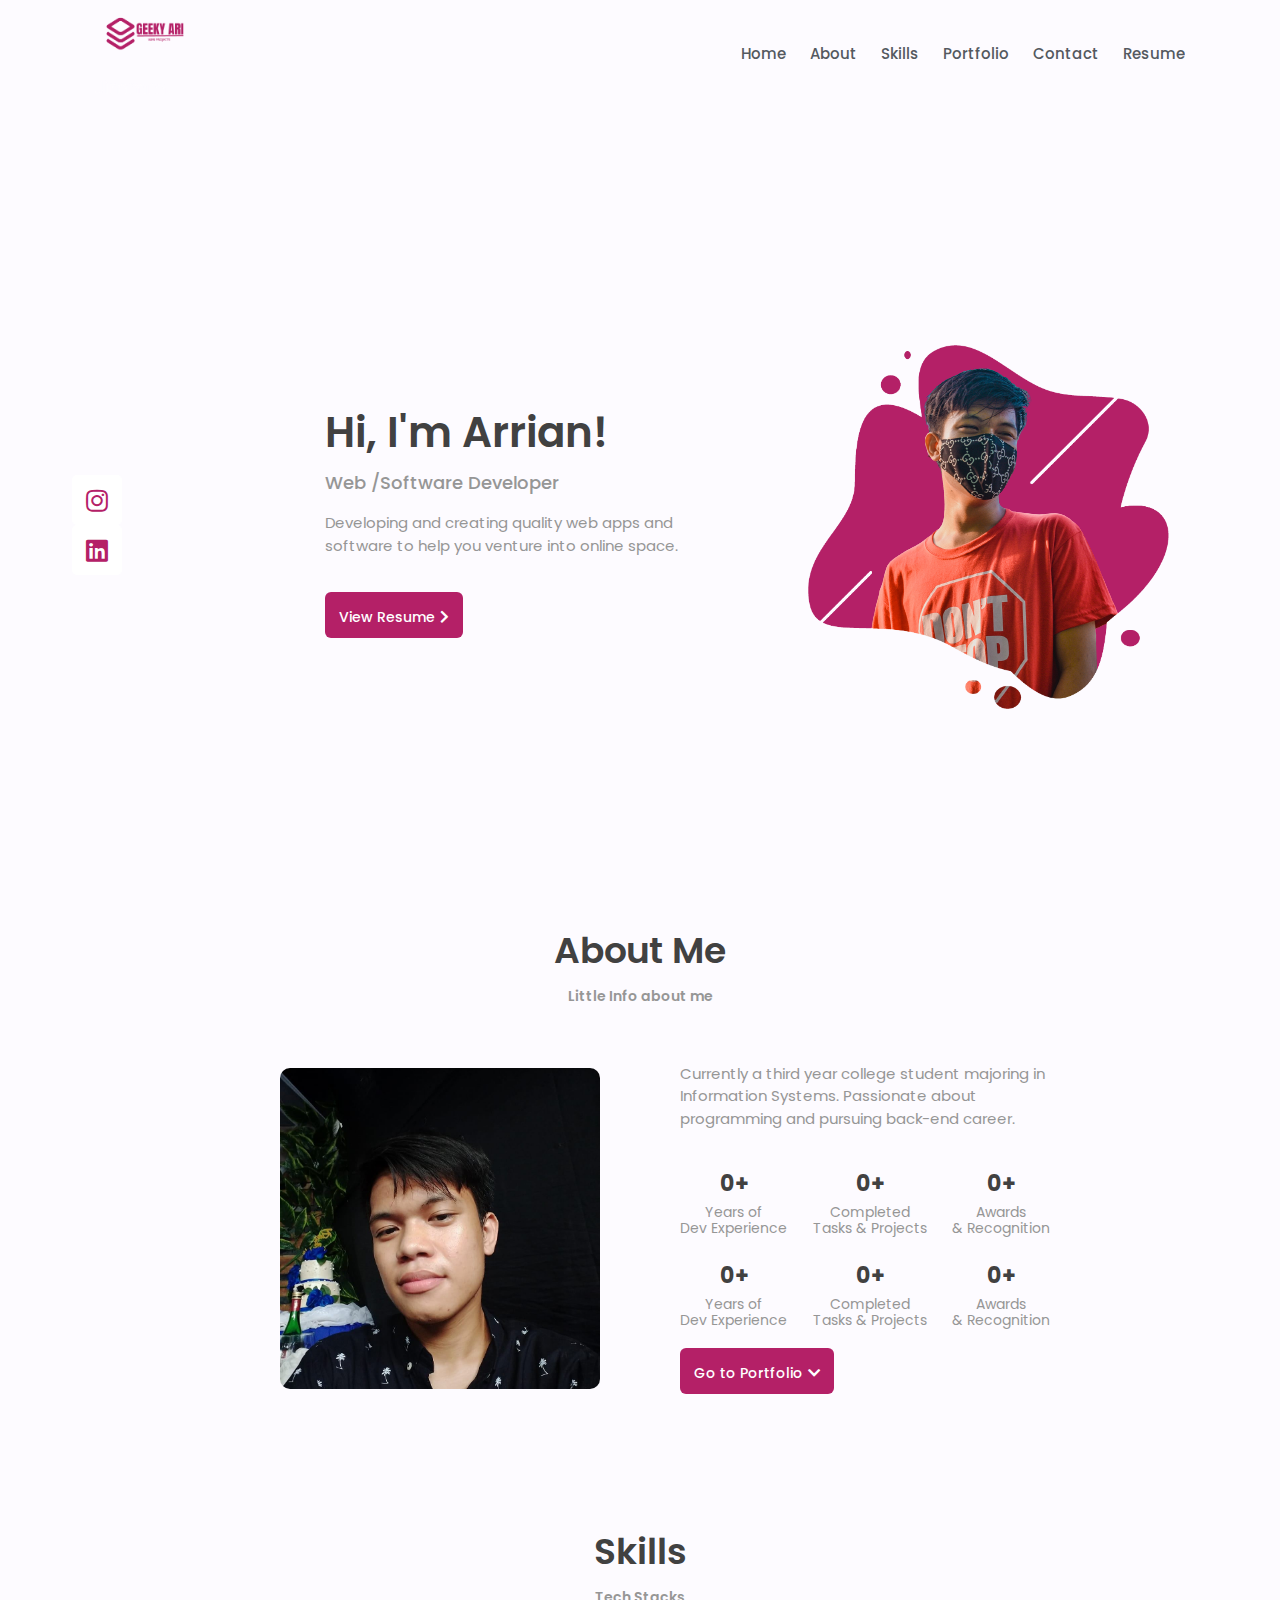
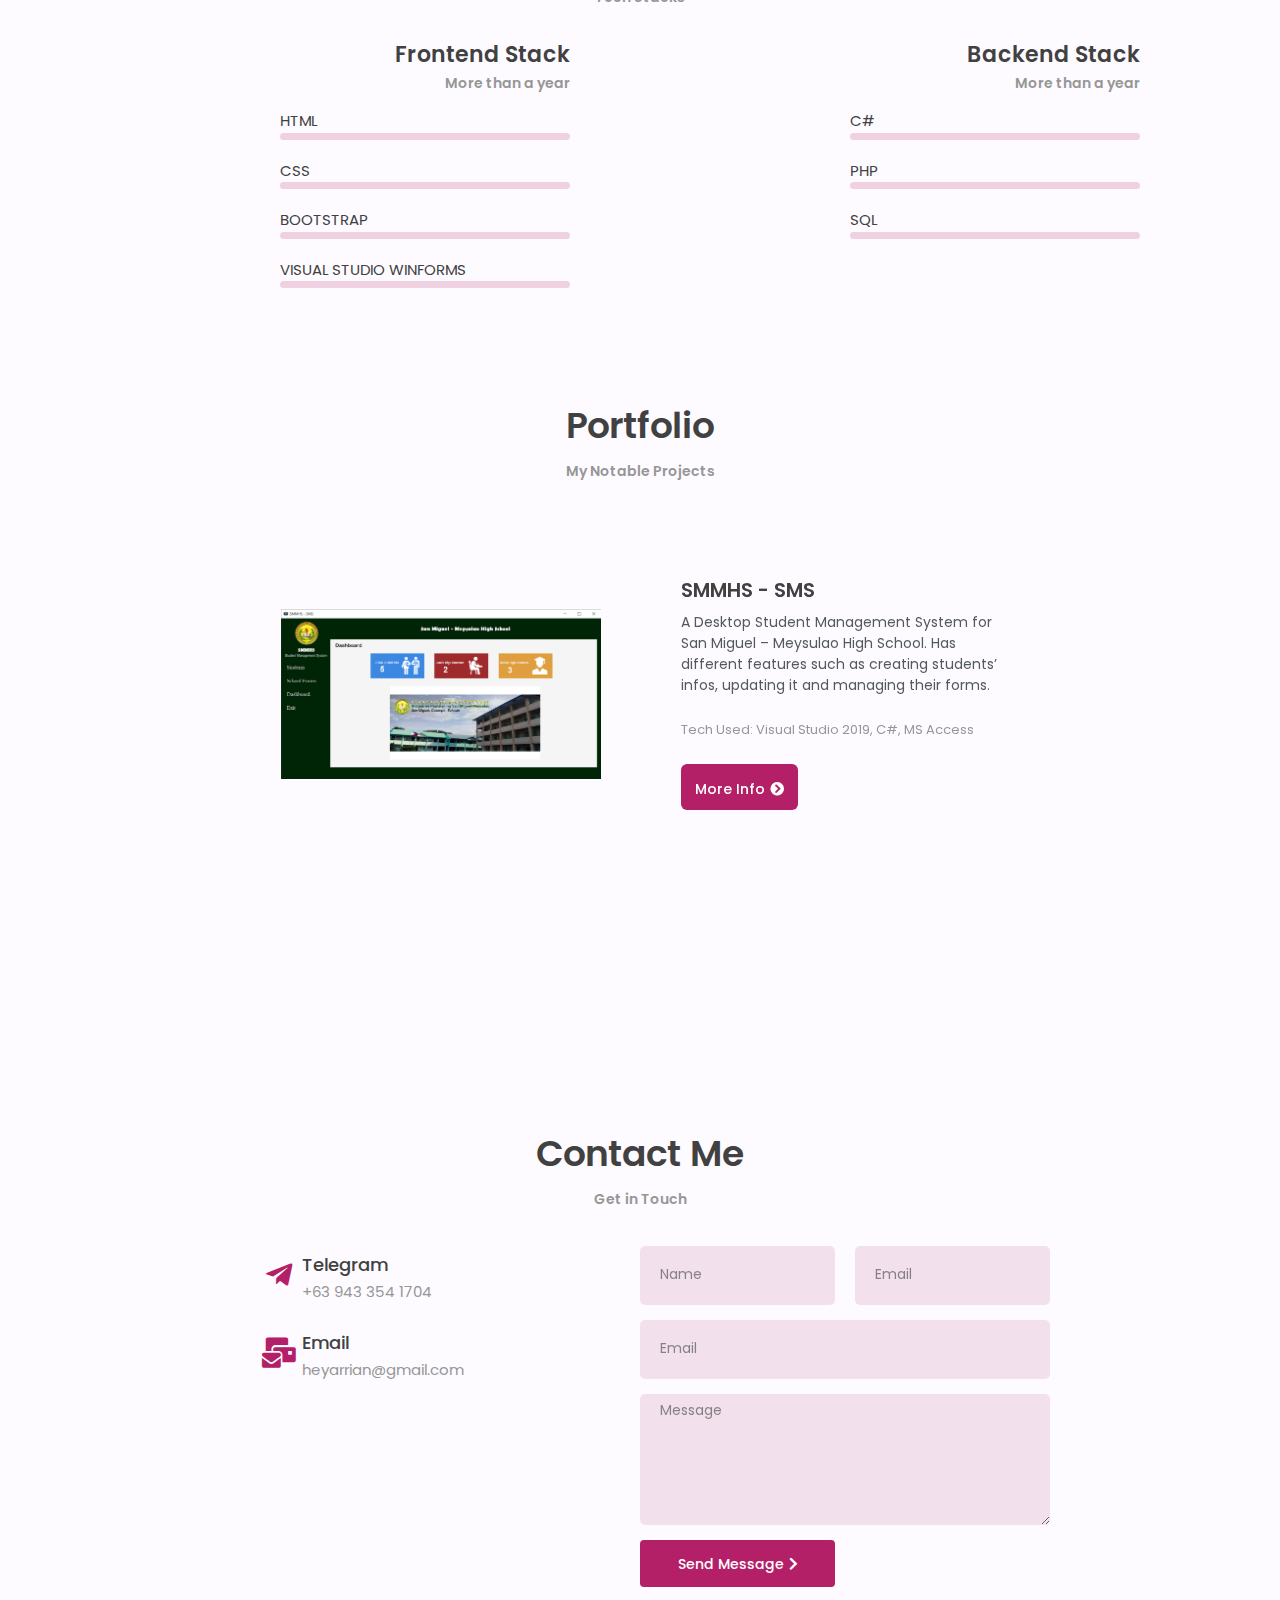
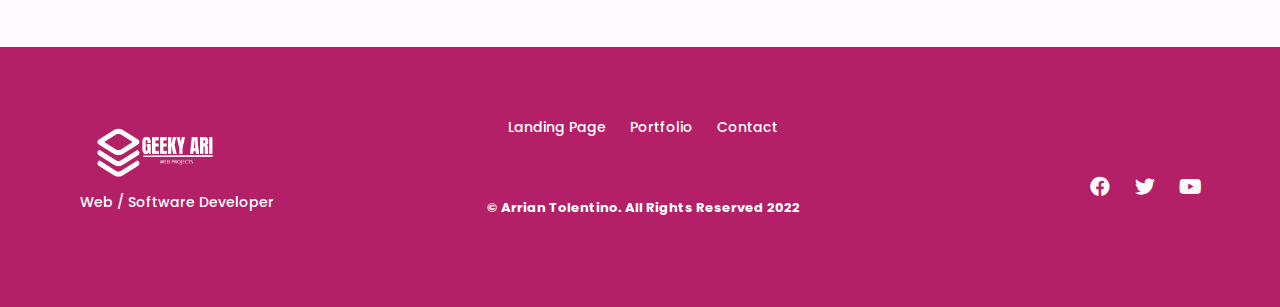
<file: index.html>
<!DOCTYPE html>
<html lang="en-US">
<head>
	<meta charset="UTF-8">
		<title>arrian-tolentino</title>
<meta name="robots" content="max-image-preview:large">


<link rel="stylesheet" id="wp-block-library-css" href="https://geekyari.github.io/arrian-portfolio-wp/wp-includes/css/dist/block-library/style.min.css" media="all">
<link rel="stylesheet" id="classic-theme-styles-css" href="https://geekyari.github.io/arrian-portfolio-wp/wp-includes/css/classic-themes.min.css" media="all">
<style id="global-styles-inline-css">
body{--wp--preset--color--black: #000000;--wp--preset--color--cyan-bluish-gray: #abb8c3;--wp--preset--color--white: #ffffff;--wp--preset--color--pale-pink: #f78da7;--wp--preset--color--vivid-red: #cf2e2e;--wp--preset--color--luminous-vivid-orange: #ff6900;--wp--preset--color--luminous-vivid-amber: #fcb900;--wp--preset--color--light-green-cyan: #7bdcb5;--wp--preset--color--vivid-green-cyan: #00d084;--wp--preset--color--pale-cyan-blue: #8ed1fc;--wp--preset--color--vivid-cyan-blue: #0693e3;--wp--preset--color--vivid-purple: #9b51e0;--wp--preset--gradient--vivid-cyan-blue-to-vivid-purple: linear-gradient(135deg,rgba(6,147,227,1) 0%,rgb(155,81,224) 100%);--wp--preset--gradient--light-green-cyan-to-vivid-green-cyan: linear-gradient(135deg,rgb(122,220,180) 0%,rgb(0,208,130) 100%);--wp--preset--gradient--luminous-vivid-amber-to-luminous-vivid-orange: linear-gradient(135deg,rgba(252,185,0,1) 0%,rgba(255,105,0,1) 100%);--wp--preset--gradient--luminous-vivid-orange-to-vivid-red: linear-gradient(135deg,rgba(255,105,0,1) 0%,rgb(207,46,46) 100%);--wp--preset--gradient--very-light-gray-to-cyan-bluish-gray: linear-gradient(135deg,rgb(238,238,238) 0%,rgb(169,184,195) 100%);--wp--preset--gradient--cool-to-warm-spectrum: linear-gradient(135deg,rgb(74,234,220) 0%,rgb(151,120,209) 20%,rgb(207,42,186) 40%,rgb(238,44,130) 60%,rgb(251,105,98) 80%,rgb(254,248,76) 100%);--wp--preset--gradient--blush-light-purple: linear-gradient(135deg,rgb(255,206,236) 0%,rgb(152,150,240) 100%);--wp--preset--gradient--blush-bordeaux: linear-gradient(135deg,rgb(254,205,165) 0%,rgb(254,45,45) 50%,rgb(107,0,62) 100%);--wp--preset--gradient--luminous-dusk: linear-gradient(135deg,rgb(255,203,112) 0%,rgb(199,81,192) 50%,rgb(65,88,208) 100%);--wp--preset--gradient--pale-ocean: linear-gradient(135deg,rgb(255,245,203) 0%,rgb(182,227,212) 50%,rgb(51,167,181) 100%);--wp--preset--gradient--electric-grass: linear-gradient(135deg,rgb(202,248,128) 0%,rgb(113,206,126) 100%);--wp--preset--gradient--midnight: linear-gradient(135deg,rgb(2,3,129) 0%,rgb(40,116,252) 100%);--wp--preset--duotone--dark-grayscale: url('#wp-duotone-dark-grayscale');--wp--preset--duotone--grayscale: url('#wp-duotone-grayscale');--wp--preset--duotone--purple-yellow: url('#wp-duotone-purple-yellow');--wp--preset--duotone--blue-red: url('#wp-duotone-blue-red');--wp--preset--duotone--midnight: url('#wp-duotone-midnight');--wp--preset--duotone--magenta-yellow: url('#wp-duotone-magenta-yellow');--wp--preset--duotone--purple-green: url('#wp-duotone-purple-green');--wp--preset--duotone--blue-orange: url('#wp-duotone-blue-orange');--wp--preset--font-size--small: 13px;--wp--preset--font-size--medium: 20px;--wp--preset--font-size--large: 36px;--wp--preset--font-size--x-large: 42px;--wp--preset--spacing--20: 0.44rem;--wp--preset--spacing--30: 0.67rem;--wp--preset--spacing--40: 1rem;--wp--preset--spacing--50: 1.5rem;--wp--preset--spacing--60: 2.25rem;--wp--preset--spacing--70: 3.38rem;--wp--preset--spacing--80: 5.06rem;}:where(.is-layout-flex){gap: 0.5em;}body .is-layout-flow > .alignleft{float: left;margin-inline-start: 0;margin-inline-end: 2em;}body .is-layout-flow > .alignright{float: right;margin-inline-start: 2em;margin-inline-end: 0;}body .is-layout-flow > .aligncenter{margin-left: auto !important;margin-right: auto !important;}body .is-layout-constrained > .alignleft{float: left;margin-inline-start: 0;margin-inline-end: 2em;}body .is-layout-constrained > .alignright{float: right;margin-inline-start: 2em;margin-inline-end: 0;}body .is-layout-constrained > .aligncenter{margin-left: auto !important;margin-right: auto !important;}body .is-layout-constrained > :where(:not(.alignleft):not(.alignright):not(.alignfull)){max-width: var(--wp--style--global--content-size);margin-left: auto !important;margin-right: auto !important;}body .is-layout-constrained > .alignwide{max-width: var(--wp--style--global--wide-size);}body .is-layout-flex{display: flex;}body .is-layout-flex{flex-wrap: wrap;align-items: center;}body .is-layout-flex > *{margin: 0;}:where(.wp-block-columns.is-layout-flex){gap: 2em;}.has-black-color{color: var(--wp--preset--color--black) !important;}.has-cyan-bluish-gray-color{color: var(--wp--preset--color--cyan-bluish-gray) !important;}.has-white-color{color: var(--wp--preset--color--white) !important;}.has-pale-pink-color{color: var(--wp--preset--color--pale-pink) !important;}.has-vivid-red-color{color: var(--wp--preset--color--vivid-red) !important;}.has-luminous-vivid-orange-color{color: var(--wp--preset--color--luminous-vivid-orange) !important;}.has-luminous-vivid-amber-color{color: var(--wp--preset--color--luminous-vivid-amber) !important;}.has-light-green-cyan-color{color: var(--wp--preset--color--light-green-cyan) !important;}.has-vivid-green-cyan-color{color: var(--wp--preset--color--vivid-green-cyan) !important;}.has-pale-cyan-blue-color{color: var(--wp--preset--color--pale-cyan-blue) !important;}.has-vivid-cyan-blue-color{color: var(--wp--preset--color--vivid-cyan-blue) !important;}.has-vivid-purple-color{color: var(--wp--preset--color--vivid-purple) !important;}.has-black-background-color{background-color: var(--wp--preset--color--black) !important;}.has-cyan-bluish-gray-background-color{background-color: var(--wp--preset--color--cyan-bluish-gray) !important;}.has-white-background-color{background-color: var(--wp--preset--color--white) !important;}.has-pale-pink-background-color{background-color: var(--wp--preset--color--pale-pink) !important;}.has-vivid-red-background-color{background-color: var(--wp--preset--color--vivid-red) !important;}.has-luminous-vivid-orange-background-color{background-color: var(--wp--preset--color--luminous-vivid-orange) !important;}.has-luminous-vivid-amber-background-color{background-color: var(--wp--preset--color--luminous-vivid-amber) !important;}.has-light-green-cyan-background-color{background-color: var(--wp--preset--color--light-green-cyan) !important;}.has-vivid-green-cyan-background-color{background-color: var(--wp--preset--color--vivid-green-cyan) !important;}.has-pale-cyan-blue-background-color{background-color: var(--wp--preset--color--pale-cyan-blue) !important;}.has-vivid-cyan-blue-background-color{background-color: var(--wp--preset--color--vivid-cyan-blue) !important;}.has-vivid-purple-background-color{background-color: var(--wp--preset--color--vivid-purple) !important;}.has-black-border-color{border-color: var(--wp--preset--color--black) !important;}.has-cyan-bluish-gray-border-color{border-color: var(--wp--preset--color--cyan-bluish-gray) !important;}.has-white-border-color{border-color: var(--wp--preset--color--white) !important;}.has-pale-pink-border-color{border-color: var(--wp--preset--color--pale-pink) !important;}.has-vivid-red-border-color{border-color: var(--wp--preset--color--vivid-red) !important;}.has-luminous-vivid-orange-border-color{border-color: var(--wp--preset--color--luminous-vivid-orange) !important;}.has-luminous-vivid-amber-border-color{border-color: var(--wp--preset--color--luminous-vivid-amber) !important;}.has-light-green-cyan-border-color{border-color: var(--wp--preset--color--light-green-cyan) !important;}.has-vivid-green-cyan-border-color{border-color: var(--wp--preset--color--vivid-green-cyan) !important;}.has-pale-cyan-blue-border-color{border-color: var(--wp--preset--color--pale-cyan-blue) !important;}.has-vivid-cyan-blue-border-color{border-color: var(--wp--preset--color--vivid-cyan-blue) !important;}.has-vivid-purple-border-color{border-color: var(--wp--preset--color--vivid-purple) !important;}.has-vivid-cyan-blue-to-vivid-purple-gradient-background{background: var(--wp--preset--gradient--vivid-cyan-blue-to-vivid-purple) !important;}.has-light-green-cyan-to-vivid-green-cyan-gradient-background{background: var(--wp--preset--gradient--light-green-cyan-to-vivid-green-cyan) !important;}.has-luminous-vivid-amber-to-luminous-vivid-orange-gradient-background{background: var(--wp--preset--gradient--luminous-vivid-amber-to-luminous-vivid-orange) !important;}.has-luminous-vivid-orange-to-vivid-red-gradient-background{background: var(--wp--preset--gradient--luminous-vivid-orange-to-vivid-red) !important;}.has-very-light-gray-to-cyan-bluish-gray-gradient-background{background: var(--wp--preset--gradient--very-light-gray-to-cyan-bluish-gray) !important;}.has-cool-to-warm-spectrum-gradient-background{background: var(--wp--preset--gradient--cool-to-warm-spectrum) !important;}.has-blush-light-purple-gradient-background{background: var(--wp--preset--gradient--blush-light-purple) !important;}.has-blush-bordeaux-gradient-background{background: var(--wp--preset--gradient--blush-bordeaux) !important;}.has-luminous-dusk-gradient-background{background: var(--wp--preset--gradient--luminous-dusk) !important;}.has-pale-ocean-gradient-background{background: var(--wp--preset--gradient--pale-ocean) !important;}.has-electric-grass-gradient-background{background: var(--wp--preset--gradient--electric-grass) !important;}.has-midnight-gradient-background{background: var(--wp--preset--gradient--midnight) !important;}.has-small-font-size{font-size: var(--wp--preset--font-size--small) !important;}.has-medium-font-size{font-size: var(--wp--preset--font-size--medium) !important;}.has-large-font-size{font-size: var(--wp--preset--font-size--large) !important;}.has-x-large-font-size{font-size: var(--wp--preset--font-size--x-large) !important;}
.wp-block-navigation a:where(:not(.wp-element-button)){color: inherit;}
:where(.wp-block-columns.is-layout-flex){gap: 2em;}
.wp-block-pullquote{font-size: 1.5em;line-height: 1.6;}
</style>
<link rel="stylesheet" id="hello-elementor-css" href="https://geekyari.github.io/arrian-portfolio-wp/wp-content/themes/hello-elementor/style.min.css" media="all">
<link rel="stylesheet" id="hello-elementor-theme-style-css" href="https://geekyari.github.io/arrian-portfolio-wp/wp-content/themes/hello-elementor/theme.min.css" media="all">
<link rel="stylesheet" id="elementor-frontend-css" href="https://geekyari.github.io/arrian-portfolio-wp/wp-content/plugins/elementor/assets/css/frontend-lite.min.css" media="all">
<link rel="stylesheet" id="elementor-post-9-css" href="https://geekyari.github.io/arrian-portfolio-wp/wp-content/uploads/elementor/css/post-9.css" media="all">
<link rel="stylesheet" id="elementor-icons-css" href="https://geekyari.github.io/arrian-portfolio-wp/wp-content/plugins/elementor/assets/lib/eicons/css/elementor-icons.min.css" media="all">
<link rel="stylesheet" id="elementor-pro-css" href="https://geekyari.github.io/arrian-portfolio-wp/wp-content/plugins/elementor-pro/assets/css/frontend-lite.min.css" media="all">
<link rel="stylesheet" id="elementor-global-css" href="https://geekyari.github.io/arrian-portfolio-wp/wp-content/uploads/elementor/css/global.css" media="all">
<link rel="stylesheet" id="elementor-post-6-css" href="https://geekyari.github.io/arrian-portfolio-wp/wp-content/uploads/elementor/css/post-6.css" media="all">
<link rel="stylesheet" id="eael-general-css" href="https://geekyari.github.io/arrian-portfolio-wp/wp-content/plugins/essential-addons-for-elementor-lite/assets/front-end/css/view/general.min.css" media="all">
<link rel="stylesheet" id="google-fonts-1-css" href="https://fonts.googleapis.com/css?family=Poppins%3A100%2C100italic%2C200%2C200italic%2C300%2C300italic%2C400%2C400italic%2C500%2C500italic%2C600%2C600italic%2C700%2C700italic%2C800%2C800italic%2C900%2C900italic&display=swap&ver=6.1.1" media="all">
<link rel="stylesheet" id="elementor-icons-shared-0-css" href="https://geekyari.github.io/arrian-portfolio-wp/wp-content/plugins/elementor/assets/lib/font-awesome/css/fontawesome.min.css" media="all">
<link rel="stylesheet" id="elementor-icons-fa-solid-css" href="https://geekyari.github.io/arrian-portfolio-wp/wp-content/plugins/elementor/assets/lib/font-awesome/css/solid.min.css" media="all">
<link rel="stylesheet" id="elementor-icons-fa-brands-css" href="https://geekyari.github.io/arrian-portfolio-wp/wp-content/plugins/elementor/assets/lib/font-awesome/css/brands.min.css" media="all">
<script src="https://geekyari.github.io/arrian-portfolio-wp/wp-includes/js/jquery/jquery.min.js" id="jquery-core-js"></script>
<script src="https://geekyari.github.io/arrian-portfolio-wp/wp-includes/js/jquery/jquery-migrate.min.js" id="jquery-migrate-js"></script>






	<meta name="viewport" content="width=device-width, initial-scale=1.0, viewport-fit=cover"></head>
<body class="home page-template page-template-elementor_canvas page page-id-6 page-parent elementor-default elementor-template-canvas elementor-kit-9 elementor-page elementor-page-6">
	<svg xmlns="http://www.w3.org/2000/svg" viewbox="0 0 0 0" width="0" height="0" focusable="false" role="none" style="visibility: hidden; position: absolute; left: -9999px; overflow: hidden;"><defs><filter id="wp-duotone-dark-grayscale"><fecolormatrix color-interpolation-filters="sRGB" type="matrix" values=" .299 .587 .114 0 0 .299 .587 .114 0 0 .299 .587 .114 0 0 .299 .587 .114 0 0 "></fecolormatrix><fecomponenttransfer color-interpolation-filters="sRGB"><fefuncr type="table" tablevalues="0 0.49803921568627"></fefuncr><fefuncg type="table" tablevalues="0 0.49803921568627"></fefuncg><fefuncb type="table" tablevalues="0 0.49803921568627"></fefuncb><fefunca type="table" tablevalues="1 1"></fefunca></fecomponenttransfer><fecomposite in2="SourceGraphic" operator="in"></fecomposite></filter></defs></svg><svg xmlns="http://www.w3.org/2000/svg" viewbox="0 0 0 0" width="0" height="0" focusable="false" role="none" style="visibility: hidden; position: absolute; left: -9999px; overflow: hidden;"><defs><filter id="wp-duotone-grayscale"><fecolormatrix color-interpolation-filters="sRGB" type="matrix" values=" .299 .587 .114 0 0 .299 .587 .114 0 0 .299 .587 .114 0 0 .299 .587 .114 0 0 "></fecolormatrix><fecomponenttransfer color-interpolation-filters="sRGB"><fefuncr type="table" tablevalues="0 1"></fefuncr><fefuncg type="table" tablevalues="0 1"></fefuncg><fefuncb type="table" tablevalues="0 1"></fefuncb><fefunca type="table" tablevalues="1 1"></fefunca></fecomponenttransfer><fecomposite in2="SourceGraphic" operator="in"></fecomposite></filter></defs></svg><svg xmlns="http://www.w3.org/2000/svg" viewbox="0 0 0 0" width="0" height="0" focusable="false" role="none" style="visibility: hidden; position: absolute; left: -9999px; overflow: hidden;"><defs><filter id="wp-duotone-purple-yellow"><fecolormatrix color-interpolation-filters="sRGB" type="matrix" values=" .299 .587 .114 0 0 .299 .587 .114 0 0 .299 .587 .114 0 0 .299 .587 .114 0 0 "></fecolormatrix><fecomponenttransfer color-interpolation-filters="sRGB"><fefuncr type="table" tablevalues="0.54901960784314 0.98823529411765"></fefuncr><fefuncg type="table" tablevalues="0 1"></fefuncg><fefuncb type="table" tablevalues="0.71764705882353 0.25490196078431"></fefuncb><fefunca type="table" tablevalues="1 1"></fefunca></fecomponenttransfer><fecomposite in2="SourceGraphic" operator="in"></fecomposite></filter></defs></svg><svg xmlns="http://www.w3.org/2000/svg" viewbox="0 0 0 0" width="0" height="0" focusable="false" role="none" style="visibility: hidden; position: absolute; left: -9999px; overflow: hidden;"><defs><filter id="wp-duotone-blue-red"><fecolormatrix color-interpolation-filters="sRGB" type="matrix" values=" .299 .587 .114 0 0 .299 .587 .114 0 0 .299 .587 .114 0 0 .299 .587 .114 0 0 "></fecolormatrix><fecomponenttransfer color-interpolation-filters="sRGB"><fefuncr type="table" tablevalues="0 1"></fefuncr><fefuncg type="table" tablevalues="0 0.27843137254902"></fefuncg><fefuncb type="table" tablevalues="0.5921568627451 0.27843137254902"></fefuncb><fefunca type="table" tablevalues="1 1"></fefunca></fecomponenttransfer><fecomposite in2="SourceGraphic" operator="in"></fecomposite></filter></defs></svg><svg xmlns="http://www.w3.org/2000/svg" viewbox="0 0 0 0" width="0" height="0" focusable="false" role="none" style="visibility: hidden; position: absolute; left: -9999px; overflow: hidden;"><defs><filter id="wp-duotone-midnight"><fecolormatrix color-interpolation-filters="sRGB" type="matrix" values=" .299 .587 .114 0 0 .299 .587 .114 0 0 .299 .587 .114 0 0 .299 .587 .114 0 0 "></fecolormatrix><fecomponenttransfer color-interpolation-filters="sRGB"><fefuncr type="table" tablevalues="0 0"></fefuncr><fefuncg type="table" tablevalues="0 0.64705882352941"></fefuncg><fefuncb type="table" tablevalues="0 1"></fefuncb><fefunca type="table" tablevalues="1 1"></fefunca></fecomponenttransfer><fecomposite in2="SourceGraphic" operator="in"></fecomposite></filter></defs></svg><svg xmlns="http://www.w3.org/2000/svg" viewbox="0 0 0 0" width="0" height="0" focusable="false" role="none" style="visibility: hidden; position: absolute; left: -9999px; overflow: hidden;"><defs><filter id="wp-duotone-magenta-yellow"><fecolormatrix color-interpolation-filters="sRGB" type="matrix" values=" .299 .587 .114 0 0 .299 .587 .114 0 0 .299 .587 .114 0 0 .299 .587 .114 0 0 "></fecolormatrix><fecomponenttransfer color-interpolation-filters="sRGB"><fefuncr type="table" tablevalues="0.78039215686275 1"></fefuncr><fefuncg type="table" tablevalues="0 0.94901960784314"></fefuncg><fefuncb type="table" tablevalues="0.35294117647059 0.47058823529412"></fefuncb><fefunca type="table" tablevalues="1 1"></fefunca></fecomponenttransfer><fecomposite in2="SourceGraphic" operator="in"></fecomposite></filter></defs></svg><svg xmlns="http://www.w3.org/2000/svg" viewbox="0 0 0 0" width="0" height="0" focusable="false" role="none" style="visibility: hidden; position: absolute; left: -9999px; overflow: hidden;"><defs><filter id="wp-duotone-purple-green"><fecolormatrix color-interpolation-filters="sRGB" type="matrix" values=" .299 .587 .114 0 0 .299 .587 .114 0 0 .299 .587 .114 0 0 .299 .587 .114 0 0 "></fecolormatrix><fecomponenttransfer color-interpolation-filters="sRGB"><fefuncr type="table" tablevalues="0.65098039215686 0.40392156862745"></fefuncr><fefuncg type="table" tablevalues="0 1"></fefuncg><fefuncb type="table" tablevalues="0.44705882352941 0.4"></fefuncb><fefunca type="table" tablevalues="1 1"></fefunca></fecomponenttransfer><fecomposite in2="SourceGraphic" operator="in"></fecomposite></filter></defs></svg><svg xmlns="http://www.w3.org/2000/svg" viewbox="0 0 0 0" width="0" height="0" focusable="false" role="none" style="visibility: hidden; position: absolute; left: -9999px; overflow: hidden;"><defs><filter id="wp-duotone-blue-orange"><fecolormatrix color-interpolation-filters="sRGB" type="matrix" values=" .299 .587 .114 0 0 .299 .587 .114 0 0 .299 .587 .114 0 0 .299 .587 .114 0 0 "></fecolormatrix><fecomponenttransfer color-interpolation-filters="sRGB"><fefuncr type="table" tablevalues="0.098039215686275 1"></fefuncr><fefuncg type="table" tablevalues="0 0.66274509803922"></fefuncg><fefuncb type="table" tablevalues="0.84705882352941 0.41960784313725"></fefuncb><fefunca type="table" tablevalues="1 1"></fefunca></fecomponenttransfer><fecomposite in2="SourceGraphic" operator="in"></fecomposite></filter></defs></svg>		<div data-elementor-type="wp-page" data-elementor-id="6" class="elementor elementor-6">
							<div class="elementor-element elementor-element-7787e335 day-card e-con-boxed e-con" data-id="7787e335" data-element_type="container" data-settings='{"background_background":"classic","sticky":"top","sticky_effects_offset":1,"animation":"none","content_width":"boxed","sticky_on":["desktop","tablet","mobile"],"sticky_offset":0}'>
					<div class="e-con-inner">
		<div class="elementor-element elementor-element-288f9916 e-con-full e-con" data-id="288f9916" data-element_type="container" data-settings='{"content_width":"full"}'>
				<div class="elementor-element elementor-element-4a225525 elementor-widget elementor-widget-image" data-id="4a225525" data-element_type="widget" data-widget_type="image.default">
				<div class="elementor-widget-container">
			<style>/*! elementor - v3.8.1 - 13-11-2022 */
.elementor-widget-image{text-align:center}.elementor-widget-image a{display:inline-block}.elementor-widget-image a img[src$=".svg"]{width:48px}.elementor-widget-image img{vertical-align:middle;display:inline-block}</style>												<img decoding="async" width="500" height="225" src="https://geekyari.github.io/arrian-portfolio-wp/wp-content/uploads/2022/11/logogeeeeky-1.png" class="attachment-full size-full" alt="" loading="lazy">															</div>
				</div>
				<div class="elementor-element elementor-element-93534e1 elementor-widget elementor-widget-image" data-id="93534e1" data-element_type="widget" data-widget_type="image.default">
				<div class="elementor-widget-container">
															<img decoding="async" width="500" height="225" src="https://geekyari.github.io/arrian-portfolio-wp/wp-content/uploads/2022/11/logogeeeeky-1.png" class="attachment-full size-full" alt="" loading="lazy">															</div>
				</div>
				<div class="elementor-element elementor-element-7a3b7e06 elementor-widget elementor-widget-image" data-id="7a3b7e06" data-element_type="widget" data-widget_type="image.default">
				<div class="elementor-widget-container">
															<img decoding="async" width="389" height="75" src="https://geekyari.github.io/arrian-portfolio-wp/wp-content/uploads/2022/11/Jimmm-Logo-White.png" class="attachment-full size-full" alt="" loading="lazy">															</div>
				</div>
				</div>
		<div class="elementor-element elementor-element-16da8fcb e-con-full e-con" data-id="16da8fcb" data-element_type="container" data-settings='{"content_width":"full"}'>
				<div class="elementor-element elementor-element-29ad07bd my-bar elementor-hidden-desktop elementor-view-default elementor-widget elementor-widget-icon" data-id="29ad07bd" data-element_type="widget" data-widget_type="icon.default">
				<div class="elementor-widget-container">
					<div class="elementor-icon-wrapper">
			<a class="elementor-icon" href="#">
			<i aria-hidden="true" class="fas fa-bars"></i>			</a>
		</div>
				</div>
				</div>
				<div class="elementor-element elementor-element-f09b15a elementor-icon-list--layout-inline elementor-align-right elementor-tablet-align-left my-nav elementor-widget-tablet__width-inherit elementor-list-item-link-full_width elementor-widget elementor-widget-icon-list" data-id="f09b15a" data-element_type="widget" data-widget_type="icon-list.default">
				<div class="elementor-widget-container">
			<link rel="stylesheet" href="https://geekyari.github.io/arrian-portfolio-wp/wp-content/plugins/elementor/assets/css/widget-icon-list.min.css">		<ul class="elementor-icon-list-items elementor-inline-items">
							<li class="elementor-icon-list-item elementor-inline-item">
											<a href="#landing">

											<span class="elementor-icon-list-text">Home</span>
											</a>
									</li>
								<li class="elementor-icon-list-item elementor-inline-item">
											<a href="#about">

											<span class="elementor-icon-list-text">About</span>
											</a>
									</li>
								<li class="elementor-icon-list-item elementor-inline-item">
											<a href="#skills">

											<span class="elementor-icon-list-text">Skills</span>
											</a>
									</li>
								<li class="elementor-icon-list-item elementor-inline-item">
											<a href="#portfolio">

											<span class="elementor-icon-list-text">Portfolio</span>
											</a>
									</li>
								<li class="elementor-icon-list-item elementor-inline-item">
											<a href="#contact">

											<span class="elementor-icon-list-text">Contact</span>
											</a>
									</li>
								<li class="elementor-icon-list-item elementor-inline-item">
											<a href="https://geekyari.github.io/arrian-portfolio-wp/awesome-page/resume/">

											<span class="elementor-icon-list-text">Resume</span>
											</a>
									</li>
						</ul>
				</div>
				</div>
				</div>
					</div>
				</div>
		<div class="elementor-element elementor-element-57c25b7 e-con-boxed e-con" data-id="57c25b7" data-element_type="container" id="landing" data-settings='{"content_width":"boxed"}'>
					<div class="e-con-inner">
		<div class="elementor-element elementor-element-235055f e-con-full e-con" data-id="235055f" data-element_type="container" data-settings='{"content_width":"full"}'>
				<div class="elementor-element elementor-element-c231071 elementor-grid-1 elementor-shape-rounded e-grid-align-center elementor-widget elementor-widget-social-icons" data-id="c231071" data-element_type="widget" data-widget_type="social-icons.default">
				<div class="elementor-widget-container">
			<style>/*! elementor - v3.8.1 - 13-11-2022 */
.elementor-widget-social-icons.elementor-grid-0 .elementor-widget-container,.elementor-widget-social-icons.elementor-grid-mobile-0 .elementor-widget-container,.elementor-widget-social-icons.elementor-grid-tablet-0 .elementor-widget-container{line-height:1;font-size:0}.elementor-widget-social-icons:not(.elementor-grid-0):not(.elementor-grid-tablet-0):not(.elementor-grid-mobile-0) .elementor-grid{display:inline-grid}.elementor-widget-social-icons .elementor-grid{grid-column-gap:var(--grid-column-gap,5px);grid-row-gap:var(--grid-row-gap,5px);grid-template-columns:var(--grid-template-columns);-webkit-box-pack:var(--justify-content,center);-ms-flex-pack:var(--justify-content,center);justify-content:var(--justify-content,center);justify-items:var(--justify-content,center)}.elementor-icon.elementor-social-icon{font-size:var(--icon-size,25px);line-height:var(--icon-size,25px);width:calc(var(--icon-size, 25px) + (2 * var(--icon-padding, .5em)));height:calc(var(--icon-size, 25px) + (2 * var(--icon-padding, .5em)))}.elementor-social-icon{--e-social-icon-icon-color:#fff;display:-webkit-inline-box;display:-ms-inline-flexbox;display:inline-flex;background-color:#818a91;-webkit-box-align:center;-ms-flex-align:center;align-items:center;-webkit-box-pack:center;-ms-flex-pack:center;justify-content:center;text-align:center;cursor:pointer}.elementor-social-icon i{color:var(--e-social-icon-icon-color)}.elementor-social-icon svg{fill:var(--e-social-icon-icon-color)}.elementor-social-icon:last-child{margin:0}.elementor-social-icon:hover{opacity:.9;color:#fff}.elementor-social-icon-android{background-color:#a4c639}.elementor-social-icon-apple{background-color:#999}.elementor-social-icon-behance{background-color:#1769ff}.elementor-social-icon-bitbucket{background-color:#205081}.elementor-social-icon-codepen{background-color:#000}.elementor-social-icon-delicious{background-color:#39f}.elementor-social-icon-deviantart{background-color:#05cc47}.elementor-social-icon-digg{background-color:#005be2}.elementor-social-icon-dribbble{background-color:#ea4c89}.elementor-social-icon-elementor{background-color:#d30c5c}.elementor-social-icon-envelope{background-color:#ea4335}.elementor-social-icon-facebook,.elementor-social-icon-facebook-f{background-color:#3b5998}.elementor-social-icon-flickr{background-color:#0063dc}.elementor-social-icon-foursquare{background-color:#2d5be3}.elementor-social-icon-free-code-camp,.elementor-social-icon-freecodecamp{background-color:#006400}.elementor-social-icon-github{background-color:#333}.elementor-social-icon-gitlab{background-color:#e24329}.elementor-social-icon-globe{background-color:#818a91}.elementor-social-icon-google-plus,.elementor-social-icon-google-plus-g{background-color:#dd4b39}.elementor-social-icon-houzz{background-color:#7ac142}.elementor-social-icon-instagram{background-color:#262626}.elementor-social-icon-jsfiddle{background-color:#487aa2}.elementor-social-icon-link{background-color:#818a91}.elementor-social-icon-linkedin,.elementor-social-icon-linkedin-in{background-color:#0077b5}.elementor-social-icon-medium{background-color:#00ab6b}.elementor-social-icon-meetup{background-color:#ec1c40}.elementor-social-icon-mixcloud{background-color:#273a4b}.elementor-social-icon-odnoklassniki{background-color:#f4731c}.elementor-social-icon-pinterest{background-color:#bd081c}.elementor-social-icon-product-hunt{background-color:#da552f}.elementor-social-icon-reddit{background-color:#ff4500}.elementor-social-icon-rss{background-color:#f26522}.elementor-social-icon-shopping-cart{background-color:#4caf50}.elementor-social-icon-skype{background-color:#00aff0}.elementor-social-icon-slideshare{background-color:#0077b5}.elementor-social-icon-snapchat{background-color:#fffc00}.elementor-social-icon-soundcloud{background-color:#f80}.elementor-social-icon-spotify{background-color:#2ebd59}.elementor-social-icon-stack-overflow{background-color:#fe7a15}.elementor-social-icon-steam{background-color:#00adee}.elementor-social-icon-stumbleupon{background-color:#eb4924}.elementor-social-icon-telegram{background-color:#2ca5e0}.elementor-social-icon-thumb-tack{background-color:#1aa1d8}.elementor-social-icon-tripadvisor{background-color:#589442}.elementor-social-icon-tumblr{background-color:#35465c}.elementor-social-icon-twitch{background-color:#6441a5}.elementor-social-icon-twitter{background-color:#1da1f2}.elementor-social-icon-viber{background-color:#665cac}.elementor-social-icon-vimeo{background-color:#1ab7ea}.elementor-social-icon-vk{background-color:#45668e}.elementor-social-icon-weibo{background-color:#dd2430}.elementor-social-icon-weixin{background-color:#31a918}.elementor-social-icon-whatsapp{background-color:#25d366}.elementor-social-icon-wordpress{background-color:#21759b}.elementor-social-icon-xing{background-color:#026466}.elementor-social-icon-yelp{background-color:#af0606}.elementor-social-icon-youtube{background-color:#cd201f}.elementor-social-icon-500px{background-color:#0099e5}.elementor-shape-rounded .elementor-icon.elementor-social-icon{border-radius:10%}.elementor-shape-circle .elementor-icon.elementor-social-icon{border-radius:50%}</style>		<div class="elementor-social-icons-wrapper elementor-grid">
							<span class="elementor-grid-item">
					<a class="elementor-icon elementor-social-icon elementor-social-icon-instagram elementor-repeater-item-90ab202" href="https://www.instagram.com/majestyarii/" target="_blank">
						<span class="elementor-screen-only">Instagram</span>
						<i class="fab fa-instagram"></i>					</a>
				</span>
							<span class="elementor-grid-item">
					<a class="elementor-icon elementor-social-icon elementor-social-icon-linkedin elementor-repeater-item-8178bda" href="https://www.linkedin.com/in/arrian-tolentino/" target="_blank">
						<span class="elementor-screen-only">Linkedin</span>
						<i class="fab fa-linkedin"></i>					</a>
				</span>
					</div>
				</div>
				</div>
				</div>
		<div class="elementor-element elementor-element-19db0a1 e-con-full e-con" data-id="19db0a1" data-element_type="container" data-settings='{"content_width":"full"}'>
				<div class="elementor-element elementor-element-55122e4 elementor-widget elementor-widget-heading" data-id="55122e4" data-element_type="widget" data-widget_type="heading.default">
				<div class="elementor-widget-container">
			<style>/*! elementor - v3.8.1 - 13-11-2022 */
.elementor-heading-title{padding:0;margin:0;line-height:1}.elementor-widget-heading .elementor-heading-title[class*=elementor-size-]>a{color:inherit;font-size:inherit;line-height:inherit}.elementor-widget-heading .elementor-heading-title.elementor-size-small{font-size:15px}.elementor-widget-heading .elementor-heading-title.elementor-size-medium{font-size:19px}.elementor-widget-heading .elementor-heading-title.elementor-size-large{font-size:29px}.elementor-widget-heading .elementor-heading-title.elementor-size-xl{font-size:39px}.elementor-widget-heading .elementor-heading-title.elementor-size-xxl{font-size:59px}</style><h2 class="elementor-heading-title elementor-size-default">Hi, I'm Arrian!</h2>		</div>
				</div>
				<div class="elementor-element elementor-element-34f4d09 elementor-widget elementor-widget-heading" data-id="34f4d09" data-element_type="widget" data-widget_type="heading.default">
				<div class="elementor-widget-container">
			<h3 class="elementor-heading-title elementor-size-default">Web /Software Developer</h3>		</div>
				</div>
				<div class="elementor-element elementor-element-078bd78 elementor-widget elementor-widget-text-editor" data-id="078bd78" data-element_type="widget" data-widget_type="text-editor.default">
				<div class="elementor-widget-container">
			<style>/*! elementor - v3.8.1 - 13-11-2022 */
.elementor-widget-text-editor.elementor-drop-cap-view-stacked .elementor-drop-cap{background-color:#818a91;color:#fff}.elementor-widget-text-editor.elementor-drop-cap-view-framed .elementor-drop-cap{color:#818a91;border:3px solid;background-color:transparent}.elementor-widget-text-editor:not(.elementor-drop-cap-view-default) .elementor-drop-cap{margin-top:8px}.elementor-widget-text-editor:not(.elementor-drop-cap-view-default) .elementor-drop-cap-letter{width:1em;height:1em}.elementor-widget-text-editor .elementor-drop-cap{float:left;text-align:center;line-height:1;font-size:50px}.elementor-widget-text-editor .elementor-drop-cap-letter{display:inline-block}</style>				<p>Developing and creating quality web apps and software to help you venture into online space.</p>						</div>
				</div>
				<div class="elementor-element elementor-element-9de7d3c elementor-align-left elementor-widget elementor-widget-button" data-id="9de7d3c" data-element_type="widget" data-widget_type="button.default">
				<div class="elementor-widget-container">
					<div class="elementor-button-wrapper">
			<a href="https://geekyari.github.io/arrian-portfolio-wp/awesome-page/resume/" class="elementor-button-link elementor-button elementor-size-sm" role="button">
						<span class="elementor-button-content-wrapper">
							<span class="elementor-button-icon elementor-align-icon-right">
				<i aria-hidden="true" class="fas fa-chevron-right"></i>			</span>
						<span class="elementor-button-text">View Resume</span>
		</span>
					</a>
		</div>
				</div>
				</div>
				</div>
		<div class="elementor-element elementor-element-354f5c4 e-con-full e-con" data-id="354f5c4" data-element_type="container" data-settings='{"content_width":"full"}'>
				<div class="elementor-element elementor-element-0fb94f1 elementor-widget elementor-widget-image" data-id="0fb94f1" data-element_type="widget" data-widget_type="image.default">
				<div class="elementor-widget-container">
															<img decoding="async" width="408" height="407" src="https://geekyari.github.io/arrian-portfolio-wp/wp-content/uploads/2022/11/152942819_2936432059974690_3862211910939665688_n-removebg-preview.png" class="attachment-full size-full" alt="" loading="lazy">															</div>
				</div>
				</div>
					</div>
				</div>
		<div class="elementor-element elementor-element-5c084ca e-con-boxed e-con" data-id="5c084ca" data-element_type="container" id="about" data-settings='{"content_width":"boxed"}'>
					<div class="e-con-inner">
		<div class="elementor-element elementor-element-db5884c e-con-full e-con" data-id="db5884c" data-element_type="container" data-settings='{"content_width":"full"}'>
				<div class="elementor-element elementor-element-d12cbc2 elementor-widget elementor-widget-heading" data-id="d12cbc2" data-element_type="widget" data-widget_type="heading.default">
				<div class="elementor-widget-container">
			<h2 class="elementor-heading-title elementor-size-default">About Me</h2>		</div>
				</div>
				<div class="elementor-element elementor-element-bdf1994 elementor-widget elementor-widget-heading" data-id="bdf1994" data-element_type="widget" data-widget_type="heading.default">
				<div class="elementor-widget-container">
			<h3 class="elementor-heading-title elementor-size-default">Little Info about me</h3>		</div>
				</div>
				</div>
		<div class="elementor-element elementor-element-52f9eda e-con-full e-con" data-id="52f9eda" data-element_type="container" data-settings='{"content_width":"full"}'>
				<div class="elementor-element elementor-element-779a251 elementor-widget elementor-widget-image" data-id="779a251" data-element_type="widget" data-widget_type="image.default">
				<div class="elementor-widget-container">
															<img decoding="async" width="957" height="960" src="https://geekyari.github.io/arrian-portfolio-wp/wp-content/uploads/2022/11/275789640_3260770464207513_7766772374372715852_n.jpg" class="attachment-full size-full" alt="" loading="lazy">															</div>
				</div>
				</div>
		<div class="elementor-element elementor-element-a8e9de6 e-con-full e-con" data-id="a8e9de6" data-element_type="container" data-settings='{"content_width":"full"}'>
				<div class="elementor-element elementor-element-5785422 elementor-widget elementor-widget-text-editor" data-id="5785422" data-element_type="widget" data-widget_type="text-editor.default">
				<div class="elementor-widget-container">
							<p>Currently a third year college student majoring in Information Systems. Passionate about programming and pursuing back-end career.</p>						</div>
				</div>
		<div class="elementor-element elementor-element-d4eea64 e-con-boxed e-con" data-id="d4eea64" data-element_type="container" data-settings='{"content_width":"boxed"}'>
					<div class="e-con-inner">
				<div class="elementor-element elementor-element-a2de329 elementor-widget elementor-widget-counter" data-id="a2de329" data-element_type="widget" data-widget_type="counter.default">
				<div class="elementor-widget-container">
			<style>/*! elementor - v3.8.1 - 13-11-2022 */
.elementor-counter .elementor-counter-number-wrapper{display:-webkit-box;display:-ms-flexbox;display:flex;font-size:69px;font-weight:600;line-height:1}.elementor-counter .elementor-counter-number-prefix,.elementor-counter .elementor-counter-number-suffix{-webkit-box-flex:1;-ms-flex-positive:1;flex-grow:1;white-space:pre-wrap}.elementor-counter .elementor-counter-number-prefix{text-align:right}.elementor-counter .elementor-counter-number-suffix{text-align:left}.elementor-counter .elementor-counter-title{text-align:center;font-size:19px;font-weight:400;line-height:2.5}</style>		<div class="elementor-counter">
			<div class="elementor-counter-number-wrapper">
				<span class="elementor-counter-number-prefix"></span>
				<span class="elementor-counter-number" data-duration="2000" data-to-value="2" data-from-value="0" data-delimiter=",">0</span>
				<span class="elementor-counter-number-suffix">+</span>
			</div>
							<div class="elementor-counter-title">Years of <br> Dev Experience</div>
					</div>
				</div>
				</div>
				<div class="elementor-element elementor-element-8a7fd09 elementor-widget elementor-widget-counter" data-id="8a7fd09" data-element_type="widget" data-widget_type="counter.default">
				<div class="elementor-widget-container">
					<div class="elementor-counter">
			<div class="elementor-counter-number-wrapper">
				<span class="elementor-counter-number-prefix"></span>
				<span class="elementor-counter-number" data-duration="2000" data-to-value="10" data-from-value="0" data-delimiter=",">0</span>
				<span class="elementor-counter-number-suffix">+</span>
			</div>
							<div class="elementor-counter-title">Completed <br> Tasks & Projects</div>
					</div>
				</div>
				</div>
				<div class="elementor-element elementor-element-dd41a67 elementor-widget elementor-widget-counter" data-id="dd41a67" data-element_type="widget" data-widget_type="counter.default">
				<div class="elementor-widget-container">
					<div class="elementor-counter">
			<div class="elementor-counter-number-wrapper">
				<span class="elementor-counter-number-prefix"></span>
				<span class="elementor-counter-number" data-duration="2000" data-to-value="13" data-from-value="0" data-delimiter=",">0</span>
				<span class="elementor-counter-number-suffix">+</span>
			</div>
							<div class="elementor-counter-title">Awards<br> & Recognition</div>
					</div>
				</div>
				</div>
					</div>
				</div>
		<div class="elementor-element elementor-element-0843766 e-con-boxed e-con" data-id="0843766" data-element_type="container" data-settings='{"content_width":"boxed"}'>
					<div class="e-con-inner">
				<div class="elementor-element elementor-element-bd864b1 elementor-widget elementor-widget-counter" data-id="bd864b1" data-element_type="widget" data-widget_type="counter.default">
				<div class="elementor-widget-container">
					<div class="elementor-counter">
			<div class="elementor-counter-number-wrapper">
				<span class="elementor-counter-number-prefix"></span>
				<span class="elementor-counter-number" data-duration="2000" data-to-value="2" data-from-value="0" data-delimiter=",">0</span>
				<span class="elementor-counter-number-suffix">+</span>
			</div>
							<div class="elementor-counter-title">Years of <br> Dev Experience</div>
					</div>
				</div>
				</div>
				<div class="elementor-element elementor-element-8e55547 elementor-widget elementor-widget-counter" data-id="8e55547" data-element_type="widget" data-widget_type="counter.default">
				<div class="elementor-widget-container">
					<div class="elementor-counter">
			<div class="elementor-counter-number-wrapper">
				<span class="elementor-counter-number-prefix"></span>
				<span class="elementor-counter-number" data-duration="2000" data-to-value="10" data-from-value="0" data-delimiter=",">0</span>
				<span class="elementor-counter-number-suffix">+</span>
			</div>
							<div class="elementor-counter-title">Completed <br> Tasks & Projects</div>
					</div>
				</div>
				</div>
				<div class="elementor-element elementor-element-406116e elementor-widget elementor-widget-counter" data-id="406116e" data-element_type="widget" data-widget_type="counter.default">
				<div class="elementor-widget-container">
					<div class="elementor-counter">
			<div class="elementor-counter-number-wrapper">
				<span class="elementor-counter-number-prefix"></span>
				<span class="elementor-counter-number" data-duration="2000" data-to-value="13" data-from-value="0" data-delimiter=",">0</span>
				<span class="elementor-counter-number-suffix">+</span>
			</div>
							<div class="elementor-counter-title">Awards<br> & Recognition</div>
					</div>
				</div>
				</div>
					</div>
				</div>
				<div class="elementor-element elementor-element-62a4458 elementor-align-left elementor-mobile-align-center elementor-widget elementor-widget-button" data-id="62a4458" data-element_type="widget" data-widget_type="button.default">
				<div class="elementor-widget-container">
					<div class="elementor-button-wrapper">
			<a href="#portfolio" class="elementor-button-link elementor-button elementor-size-sm" role="button">
						<span class="elementor-button-content-wrapper">
							<span class="elementor-button-icon elementor-align-icon-right">
				<i aria-hidden="true" class="fas fa-chevron-down"></i>			</span>
						<span class="elementor-button-text">Go to Portfolio</span>
		</span>
					</a>
		</div>
				</div>
				</div>
				</div>
					</div>
				</div>
		<div class="elementor-element elementor-element-d0882f6 e-con-boxed e-con" data-id="d0882f6" data-element_type="container" id="skills" data-settings='{"content_width":"boxed"}'>
					<div class="e-con-inner">
		<div class="elementor-element elementor-element-a46698f e-con-full e-con" data-id="a46698f" data-element_type="container" data-settings='{"content_width":"full"}'>
				<div class="elementor-element elementor-element-46f0d06 elementor-widget elementor-widget-heading" data-id="46f0d06" data-element_type="widget" data-widget_type="heading.default">
				<div class="elementor-widget-container">
			<h2 class="elementor-heading-title elementor-size-default">Skills</h2>		</div>
				</div>
				<div class="elementor-element elementor-element-c9f9825 elementor-widget elementor-widget-heading" data-id="c9f9825" data-element_type="widget" data-widget_type="heading.default">
				<div class="elementor-widget-container">
			<h3 class="elementor-heading-title elementor-size-default">Tech Stacks</h3>		</div>
				</div>
				</div>
		<div class="elementor-element elementor-element-f427a2f e-con-full e-con" data-id="f427a2f" data-element_type="container" data-settings='{"content_width":"full"}'>
				<div class="elementor-element elementor-element-738b0f2 elementor-widget elementor-widget-heading" data-id="738b0f2" data-element_type="widget" data-widget_type="heading.default">
				<div class="elementor-widget-container">
			<h2 class="elementor-heading-title elementor-size-default">Frontend Stack</h2>		</div>
				</div>
				<div class="elementor-element elementor-element-7776068 elementor-widget elementor-widget-heading" data-id="7776068" data-element_type="widget" data-widget_type="heading.default">
				<div class="elementor-widget-container">
			<h3 class="elementor-heading-title elementor-size-default">More than a year</h3>		</div>
				</div>
				<div class="elementor-element elementor-element-ba42bc1 elementor-widget__width-initial elementor-widget elementor-widget-progress" data-id="ba42bc1" data-element_type="widget" data-widget_type="progress.default">
				<div class="elementor-widget-container">
			<style>/*! elementor - v3.8.1 - 13-11-2022 */
.elementor-widget-progress{text-align:left}.elementor-progress-wrapper{position:relative;background-color:#eee;color:#fff;height:100%;border-radius:2px}.elementor-progress-bar{display:-webkit-box;display:-ms-flexbox;display:flex;background-color:#818a91;width:0;font-size:11px;height:30px;line-height:30px;border-radius:2px;-webkit-transition:width 1s ease-in-out;-o-transition:width 1s ease-in-out;transition:width 1s ease-in-out}.elementor-progress-text{-webkit-box-flex:1;-ms-flex-positive:1;flex-grow:1;white-space:nowrap;-o-text-overflow:ellipsis;text-overflow:ellipsis;overflow:hidden;padding-left:15px}.elementor-progress-percentage{padding-right:15px}.elementor-widget-progress .elementor-progress-wrapper.progress-info .elementor-progress-bar{background-color:#5bc0de}.elementor-widget-progress .elementor-progress-wrapper.progress-success .elementor-progress-bar{background-color:#5cb85c}.elementor-widget-progress .elementor-progress-wrapper.progress-warning .elementor-progress-bar{background-color:#f0ad4e}.elementor-widget-progress .elementor-progress-wrapper.progress-danger .elementor-progress-bar{background-color:#d9534f}.elementor-progress .elementor-title{display:block}@media (max-width:767px){.elementor-progress-text{padding-left:10px}}.e-con-inner .elementor-progress-wrapper,.e-con .elementor-progress-wrapper{height:auto}</style>			<span class="elementor-title">HTML</span>
		
		<div class="elementor-progress-wrapper" role="progressbar" aria-valuemin="0" aria-valuemax="100" aria-valuenow="80" aria-valuetext="">
			<div class="elementor-progress-bar" data-max="80">
				<span class="elementor-progress-text"></span>
							</div>
		</div>
				</div>
				</div>
				<div class="elementor-element elementor-element-ab8047a elementor-widget__width-initial elementor-widget elementor-widget-progress" data-id="ab8047a" data-element_type="widget" data-widget_type="progress.default">
				<div class="elementor-widget-container">
						<span class="elementor-title">CSS</span>
		
		<div class="elementor-progress-wrapper" role="progressbar" aria-valuemin="0" aria-valuemax="100" aria-valuenow="60" aria-valuetext="">
			<div class="elementor-progress-bar" data-max="60">
				<span class="elementor-progress-text"></span>
							</div>
		</div>
				</div>
				</div>
				<div class="elementor-element elementor-element-96049b3 elementor-widget__width-initial elementor-widget elementor-widget-progress" data-id="96049b3" data-element_type="widget" data-widget_type="progress.default">
				<div class="elementor-widget-container">
						<span class="elementor-title">BOOTSTRAP</span>
		
		<div class="elementor-progress-wrapper" role="progressbar" aria-valuemin="0" aria-valuemax="100" aria-valuenow="70" aria-valuetext="">
			<div class="elementor-progress-bar" data-max="70">
				<span class="elementor-progress-text"></span>
							</div>
		</div>
				</div>
				</div>
				<div class="elementor-element elementor-element-3548c17 elementor-widget__width-initial elementor-widget elementor-widget-progress" data-id="3548c17" data-element_type="widget" data-widget_type="progress.default">
				<div class="elementor-widget-container">
						<span class="elementor-title">VISUAL STUDIO WINFORMS</span>
		
		<div class="elementor-progress-wrapper" role="progressbar" aria-valuemin="0" aria-valuemax="100" aria-valuenow="70" aria-valuetext="">
			<div class="elementor-progress-bar" data-max="70">
				<span class="elementor-progress-text"></span>
							</div>
		</div>
				</div>
				</div>
				</div>
		<div class="elementor-element elementor-element-8478f0f e-con-full e-con" data-id="8478f0f" data-element_type="container" data-settings='{"content_width":"full"}'>
				<div class="elementor-element elementor-element-f7e6c57 elementor-widget elementor-widget-heading" data-id="f7e6c57" data-element_type="widget" data-widget_type="heading.default">
				<div class="elementor-widget-container">
			<h2 class="elementor-heading-title elementor-size-default">Backend Stack</h2>		</div>
				</div>
				<div class="elementor-element elementor-element-a9a655b elementor-widget elementor-widget-heading" data-id="a9a655b" data-element_type="widget" data-widget_type="heading.default">
				<div class="elementor-widget-container">
			<h3 class="elementor-heading-title elementor-size-default">More than a year</h3>		</div>
				</div>
				<div class="elementor-element elementor-element-3a6618c elementor-widget__width-initial elementor-widget elementor-widget-progress" data-id="3a6618c" data-element_type="widget" data-widget_type="progress.default">
				<div class="elementor-widget-container">
						<span class="elementor-title">C#</span>
		
		<div class="elementor-progress-wrapper" role="progressbar" aria-valuemin="0" aria-valuemax="100" aria-valuenow="60" aria-valuetext="">
			<div class="elementor-progress-bar" data-max="60">
				<span class="elementor-progress-text"></span>
							</div>
		</div>
				</div>
				</div>
				<div class="elementor-element elementor-element-65a91de elementor-widget__width-initial elementor-widget elementor-widget-progress" data-id="65a91de" data-element_type="widget" data-widget_type="progress.default">
				<div class="elementor-widget-container">
						<span class="elementor-title">PHP</span>
		
		<div class="elementor-progress-wrapper" role="progressbar" aria-valuemin="0" aria-valuemax="100" aria-valuenow="50" aria-valuetext="">
			<div class="elementor-progress-bar" data-max="50">
				<span class="elementor-progress-text"></span>
							</div>
		</div>
				</div>
				</div>
				<div class="elementor-element elementor-element-9993818 elementor-widget__width-initial elementor-widget elementor-widget-progress" data-id="9993818" data-element_type="widget" data-widget_type="progress.default">
				<div class="elementor-widget-container">
						<span class="elementor-title">SQL</span>
		
		<div class="elementor-progress-wrapper" role="progressbar" aria-valuemin="0" aria-valuemax="100" aria-valuenow="40" aria-valuetext="">
			<div class="elementor-progress-bar" data-max="40">
				<span class="elementor-progress-text"></span>
							</div>
		</div>
				</div>
				</div>
				</div>
					</div>
				</div>
		<div class="elementor-element elementor-element-429660c e-con-boxed e-con" data-id="429660c" data-element_type="container" id="portfolio" data-settings='{"content_width":"boxed"}'>
					<div class="e-con-inner">
		<div class="elementor-element elementor-element-7b44278 e-con-full e-con" data-id="7b44278" data-element_type="container" data-settings='{"content_width":"full"}'>
				<div class="elementor-element elementor-element-a92ecd8 elementor-widget elementor-widget-heading" data-id="a92ecd8" data-element_type="widget" data-widget_type="heading.default">
				<div class="elementor-widget-container">
			<h2 class="elementor-heading-title elementor-size-default">Portfolio</h2>		</div>
				</div>
				<div class="elementor-element elementor-element-f2272c1 elementor-widget elementor-widget-heading" data-id="f2272c1" data-element_type="widget" data-widget_type="heading.default">
				<div class="elementor-widget-container">
			<h3 class="elementor-heading-title elementor-size-default">My Notable Projects</h3>		</div>
				</div>
		<div class="elementor-element elementor-element-044c353 e-con-boxed e-con" data-id="044c353" data-element_type="container" data-settings='{"content_width":"boxed"}'>
					<div class="e-con-inner">
				<div class="elementor-element elementor-element-c0923e5 elementor-testimonial--skin-default elementor-testimonial--layout-image_inline elementor-testimonial--align-center elementor-arrows-yes elementor-pagination-type-bullets elementor-widget elementor-widget-testimonial-carousel" data-id="c0923e5" data-element_type="widget" data-settings='{"show_arrows":"yes","pagination":"bullets","speed":500,"autoplay":"yes","autoplay_speed":5000,"loop":"yes","pause_on_hover":"yes","pause_on_interaction":"yes","space_between":{"unit":"px","size":10,"sizes":[]},"space_between_tablet":{"unit":"px","size":10,"sizes":[]},"space_between_mobile":{"unit":"px","size":10,"sizes":[]}}' data-widget_type="testimonial-carousel.default">
				<div class="elementor-widget-container">
			<link rel="stylesheet" href="https://geekyari.github.io/arrian-portfolio-wp/wp-content/plugins/elementor-pro/assets/css/widget-carousel.min.css">		<div class="elementor-swiper">
			<div class="elementor-main-swiper swiper-container">
				<div class="swiper-wrapper">
											<div class="swiper-slide">
									<div class="elementor-testimonial">
							<div class="elementor-testimonial__content">
					<div class="elementor-testimonial__text">
								<div data-elementor-type="section" data-elementor-id="59" class="elementor elementor-59">
						<div class="elementor-element elementor-element-f63a0a8 e-con-boxed e-con" data-id="f63a0a8" data-element_type="container" data-settings='{"content_width":"boxed"}'>
					<div class="e-con-inner">
		<div class="elementor-element elementor-element-81d622b e-con-full e-con" data-id="81d622b" data-element_type="container" data-settings='{"content_width":"full"}'>
				<div class="elementor-element elementor-element-50e7fef elementor-widget elementor-widget-image" data-id="50e7fef" data-element_type="widget" data-widget_type="image.default">
				<div class="elementor-widget-container">
															<img width="1303" height="694" src="https://geekyari.github.io/arrian-portfolio-wp/wp-content/uploads/2022/11/smmhs-sms.png" class="attachment-full size-full" alt="" loading="lazy">															</div>
				</div>
				</div>
		<div class="elementor-element elementor-element-f82b251 e-con-full e-con" data-id="f82b251" data-element_type="container" data-settings='{"content_width":"full"}'>
				<div class="elementor-element elementor-element-496fd02 elementor-widget elementor-widget-heading" data-id="496fd02" data-element_type="widget" data-widget_type="heading.default">
				<div class="elementor-widget-container">
			<h2 class="elementor-heading-title elementor-size-default">SMMHS - SMS</h2>		</div>
				</div>
				<div class="elementor-element elementor-element-f77f5ad elementor-widget elementor-widget-text-editor" data-id="f77f5ad" data-element_type="widget" data-widget_type="text-editor.default">
				<div class="elementor-widget-container">
							<p>A Desktop Student Management System for San Miguel – Meysulao High School. Has different features such as creating students’ infos, updating it and managing their forms.</p>						</div>
				</div>
				<div class="elementor-element elementor-element-302fe47 elementor-widget elementor-widget-text-editor" data-id="302fe47" data-element_type="widget" data-widget_type="text-editor.default">
				<div class="elementor-widget-container">
							<p>Tech Used: Visual Studio 2019, C#, MS Access</p>						</div>
				</div>
				<div class="elementor-element elementor-element-6f208de elementor-align-left elementor-widget elementor-widget-button" data-id="6f208de" data-element_type="widget" data-widget_type="button.default">
				<div class="elementor-widget-container">
					<div class="elementor-button-wrapper">
			<a href="https://geekyari.github.io/arrian-portfolio-wp/wp-content/uploads/2022/11/Documentation-SMMHS-SMS.pdf" download="SMMHS-SMSDocumentation" class="elementor-button-link elementor-button elementor-size-sm" role="button">
						<span class="elementor-button-content-wrapper">
							<span class="elementor-button-icon elementor-align-icon-right">
				<i aria-hidden="true" class="fas fa-chevron-circle-right"></i>			</span>
						<span class="elementor-button-text">More Info</span>
		</span>
					</a>
		</div>
				</div>
				</div>
				</div>
					</div>
				</div>
						</div>
							</div>
									</div>
						<div class="elementor-testimonial__footer">
											</div>
		</div>
								</div>
											<div class="swiper-slide">
									<div class="elementor-testimonial">
							<div class="elementor-testimonial__content">
					<div class="elementor-testimonial__text">
								<div data-elementor-type="section" data-elementor-id="85" class="elementor elementor-85">
						<div class="elementor-element elementor-element-18110121 e-con-boxed e-con" data-id="18110121" data-element_type="container" data-settings='{"content_width":"boxed"}'>
					<div class="e-con-inner">
		<div class="elementor-element elementor-element-8ac3c5f e-con-full e-con" data-id="8ac3c5f" data-element_type="container" data-settings='{"content_width":"full"}'>
				<div class="elementor-element elementor-element-31fddad8 elementor-widget elementor-widget-image" data-id="31fddad8" data-element_type="widget" data-widget_type="image.default">
				<div class="elementor-widget-container">
															<img width="1920" height="892" src="https://geekyari.github.io/arrian-portfolio-wp/wp-content/uploads/2022/11/domainname-web.png" class="attachment-full size-full" alt="" loading="lazy">															</div>
				</div>
				</div>
		<div class="elementor-element elementor-element-1d20cc20 e-con-full e-con" data-id="1d20cc20" data-element_type="container" data-settings='{"content_width":"full"}'>
				<div class="elementor-element elementor-element-1c87a116 elementor-widget elementor-widget-heading" data-id="1c87a116" data-element_type="widget" data-widget_type="heading.default">
				<div class="elementor-widget-container">
			<h2 class="elementor-heading-title elementor-size-default">WEBD Website</h2>		</div>
				</div>
				<div class="elementor-element elementor-element-18cd8db elementor-widget elementor-widget-text-editor" data-id="18cd8db" data-element_type="widget" data-widget_type="text-editor.default">
				<div class="elementor-widget-container">
							<p>A website used as a visual aids for our presentation in Web Development subject which explains domain names and IP addresses.</p>						</div>
				</div>
				<div class="elementor-element elementor-element-761b1057 elementor-widget elementor-widget-text-editor" data-id="761b1057" data-element_type="widget" data-widget_type="text-editor.default">
				<div class="elementor-widget-container">
							<p>Tech Used: HTML, CSS</p>						</div>
				</div>
				<div class="elementor-element elementor-element-7b7d0457 elementor-align-left elementor-widget elementor-widget-button" data-id="7b7d0457" data-element_type="widget" data-widget_type="button.default">
				<div class="elementor-widget-container">
					<div class="elementor-button-wrapper">
			<a href="https://geekyari.github.io/WEBD-Presentation/" target="_blank" class="elementor-button-link elementor-button elementor-size-sm" role="button">
						<span class="elementor-button-content-wrapper">
							<span class="elementor-button-icon elementor-align-icon-right">
				<i aria-hidden="true" class="fas fa-chevron-circle-right"></i>			</span>
						<span class="elementor-button-text">View Website</span>
		</span>
					</a>
		</div>
				</div>
				</div>
				</div>
					</div>
				</div>
						</div>
							</div>
									</div>
						<div class="elementor-testimonial__footer">
											</div>
		</div>
								</div>
											<div class="swiper-slide">
									<div class="elementor-testimonial">
							<div class="elementor-testimonial__content">
					<div class="elementor-testimonial__text">
								<div data-elementor-type="section" data-elementor-id="89" class="elementor elementor-89">
						<div class="elementor-element elementor-element-5d945257 e-con-boxed e-con" data-id="5d945257" data-element_type="container" data-settings='{"content_width":"boxed"}'>
					<div class="e-con-inner">
		<div class="elementor-element elementor-element-5116caaa e-con-full e-con" data-id="5116caaa" data-element_type="container" data-settings='{"content_width":"full"}'>
				<div class="elementor-element elementor-element-1dca7efb elementor-widget elementor-widget-image" data-id="1dca7efb" data-element_type="widget" data-widget_type="image.default">
				<div class="elementor-widget-container">
															<img width="1920" height="895" src="https://geekyari.github.io/arrian-portfolio-wp/wp-content/uploads/2022/11/mentalhealth-web.png" class="attachment-full size-full" alt="" loading="lazy">															</div>
				</div>
				</div>
		<div class="elementor-element elementor-element-19e01b01 e-con-full e-con" data-id="19e01b01" data-element_type="container" data-settings='{"content_width":"full"}'>
				<div class="elementor-element elementor-element-3b5bc044 elementor-widget elementor-widget-heading" data-id="3b5bc044" data-element_type="widget" data-widget_type="heading.default">
				<div class="elementor-widget-container">
			<h2 class="elementor-heading-title elementor-size-default">Mental Heath Awareness Website</h2>		</div>
				</div>
				<div class="elementor-element elementor-element-e162de1 elementor-widget elementor-widget-text-editor" data-id="e162de1" data-element_type="widget" data-widget_type="text-editor.default">
				<div class="elementor-widget-container">
							<p>A responsive and beautiful website that contains infographic of mental health illnesses and ways to take care of our mental health.</p>						</div>
				</div>
				<div class="elementor-element elementor-element-120393fe elementor-widget elementor-widget-text-editor" data-id="120393fe" data-element_type="widget" data-widget_type="text-editor.default">
				<div class="elementor-widget-container">
							<p>Tech Used: HTML, CSS</p>						</div>
				</div>
				<div class="elementor-element elementor-element-c6aa86 elementor-align-left elementor-widget elementor-widget-button" data-id="c6aa86" data-element_type="widget" data-widget_type="button.default">
				<div class="elementor-widget-container">
					<div class="elementor-button-wrapper">
			<a href="https://geekyari.github.io/mental-health-ari/" target="_blank" class="elementor-button-link elementor-button elementor-size-sm" role="button">
						<span class="elementor-button-content-wrapper">
							<span class="elementor-button-icon elementor-align-icon-right">
				<i aria-hidden="true" class="fas fa-chevron-circle-right"></i>			</span>
						<span class="elementor-button-text">View Website</span>
		</span>
					</a>
		</div>
				</div>
				</div>
				</div>
					</div>
				</div>
						</div>
							</div>
									</div>
						<div class="elementor-testimonial__footer">
											</div>
		</div>
								</div>
											<div class="swiper-slide">
									<div class="elementor-testimonial">
							<div class="elementor-testimonial__content">
					<div class="elementor-testimonial__text">
								<div data-elementor-type="section" data-elementor-id="94" class="elementor elementor-94">
						<div class="elementor-element elementor-element-3f520a47 e-con-boxed e-con" data-id="3f520a47" data-element_type="container" data-settings='{"content_width":"boxed"}'>
					<div class="e-con-inner">
		<div class="elementor-element elementor-element-6253ae69 e-con-full e-con" data-id="6253ae69" data-element_type="container" data-settings='{"content_width":"full"}'>
				<div class="elementor-element elementor-element-15553122 elementor-widget elementor-widget-image" data-id="15553122" data-element_type="widget" data-widget_type="image.default">
				<div class="elementor-widget-container">
															<img width="1920" height="897" src="https://geekyari.github.io/arrian-portfolio-wp/wp-content/uploads/2022/11/hogwartssms.png" class="attachment-full size-full" alt="" loading="lazy">															</div>
				</div>
				</div>
		<div class="elementor-element elementor-element-f755472 e-con-full e-con" data-id="f755472" data-element_type="container" data-settings='{"content_width":"full"}'>
				<div class="elementor-element elementor-element-5f96b848 elementor-widget elementor-widget-heading" data-id="5f96b848" data-element_type="widget" data-widget_type="heading.default">
				<div class="elementor-widget-container">
			<h2 class="elementor-heading-title elementor-size-default">Hogwarts - SMS Web App (Ongoing)</h2>		</div>
				</div>
				<div class="elementor-element elementor-element-4fc0d99 elementor-widget elementor-widget-text-editor" data-id="4fc0d99" data-element_type="widget" data-widget_type="text-editor.default">
				<div class="elementor-widget-container">
							<p>Inspired by the previous SMMHS – SMS desktop app. This is a web system for fictional school Hogwarts where it manages student’s data and infos all in their web browsers.</p>						</div>
				</div>
				<div class="elementor-element elementor-element-26e4b8f4 elementor-widget elementor-widget-text-editor" data-id="26e4b8f4" data-element_type="widget" data-widget_type="text-editor.default">
				<div class="elementor-widget-container">
							<p>Tech Used: HTML, CSS, Bootstrap, PHP</p>						</div>
				</div>
				<div class="elementor-element elementor-element-1560967e elementor-align-left elementor-widget elementor-widget-button" data-id="1560967e" data-element_type="widget" data-widget_type="button.default">
				<div class="elementor-widget-container">
					<div class="elementor-button-wrapper">
			<a href="#portfolio" class="elementor-button-link elementor-button elementor-size-sm" role="button">
						<span class="elementor-button-content-wrapper">
							<span class="elementor-button-icon elementor-align-icon-right">
				<i aria-hidden="true" class="fas fa-chevron-circle-right"></i>			</span>
						<span class="elementor-button-text">Ongoing</span>
		</span>
					</a>
		</div>
				</div>
				</div>
				</div>
					</div>
				</div>
						</div>
							</div>
									</div>
						<div class="elementor-testimonial__footer">
											</div>
		</div>
								</div>
									</div>
															<div class="swiper-pagination"></div>
																<div class="elementor-swiper-button elementor-swiper-button-prev">
							<i aria-hidden="true" class="eicon-chevron-left"></i>							<span class="elementor-screen-only">Previous</span>
						</div>
						<div class="elementor-swiper-button elementor-swiper-button-next">
							<i aria-hidden="true" class="eicon-chevron-right"></i>							<span class="elementor-screen-only">Next</span>
						</div>
												</div>
		</div>
				</div>
				</div>
					</div>
				</div>
				</div>
					</div>
				</div>
		<div class="elementor-element elementor-element-6393e5a e-con-boxed e-con" data-id="6393e5a" data-element_type="container" id="contact" data-settings='{"content_width":"boxed"}'>
					<div class="e-con-inner">
		<div class="elementor-element elementor-element-e8cbc0f e-con-full e-con" data-id="e8cbc0f" data-element_type="container" data-settings='{"content_width":"full"}'>
				<div class="elementor-element elementor-element-ccc4008 elementor-widget elementor-widget-heading" data-id="ccc4008" data-element_type="widget" data-widget_type="heading.default">
				<div class="elementor-widget-container">
			<h2 class="elementor-heading-title elementor-size-default">Contact Me</h2>		</div>
				</div>
				<div class="elementor-element elementor-element-3ed3123 elementor-widget elementor-widget-heading" data-id="3ed3123" data-element_type="widget" data-widget_type="heading.default">
				<div class="elementor-widget-container">
			<h3 class="elementor-heading-title elementor-size-default">Get in Touch</h3>		</div>
				</div>
				</div>
		<div class="elementor-element elementor-element-c1e2066 e-con-full e-con" data-id="c1e2066" data-element_type="container" data-settings='{"content_width":"full"}'>
				<div class="elementor-element elementor-element-eadbadf elementor-position-left elementor-vertical-align-middle elementor-view-default elementor-mobile-position-top elementor-widget elementor-widget-icon-box" data-id="eadbadf" data-element_type="widget" data-widget_type="icon-box.default">
				<div class="elementor-widget-container">
			<link rel="stylesheet" href="https://geekyari.github.io/arrian-portfolio-wp/wp-content/plugins/elementor/assets/css/widget-icon-box.min.css">		<div class="elementor-icon-box-wrapper">
						<div class="elementor-icon-box-icon">
				<span class="elementor-icon elementor-animation-">
				<i aria-hidden="true" class="fab fa-telegram-plane"></i>				</span>
			</div>
						<div class="elementor-icon-box-content">
				<h3 class="elementor-icon-box-title">
					<span>
						Telegram					</span>
				</h3>
									<p class="elementor-icon-box-description">
						+63 943 354 1704					</p>
							</div>
		</div>
				</div>
				</div>
				<div class="elementor-element elementor-element-45e6377 elementor-position-left elementor-vertical-align-middle elementor-view-default elementor-mobile-position-top elementor-widget elementor-widget-icon-box" data-id="45e6377" data-element_type="widget" data-widget_type="icon-box.default">
				<div class="elementor-widget-container">
					<div class="elementor-icon-box-wrapper">
						<div class="elementor-icon-box-icon">
				<span class="elementor-icon elementor-animation-">
				<i aria-hidden="true" class="fas fa-mail-bulk"></i>				</span>
			</div>
						<div class="elementor-icon-box-content">
				<h3 class="elementor-icon-box-title">
					<span>
						Email					</span>
				</h3>
									<p class="elementor-icon-box-description">
						heyarrian@gmail.com					</p>
							</div>
		</div>
				</div>
				</div>
				</div>
		<div class="elementor-element elementor-element-45f10e1 e-con-full e-con" data-id="45f10e1" data-element_type="container" data-settings='{"content_width":"full"}'>
				<div class="elementor-element elementor-element-4506b8a elementor-button-align-stretch elementor-widget elementor-widget-form" data-id="4506b8a" data-element_type="widget" data-settings='{"button_width":"50","button_width_tablet":"100","step_next_label":"Next","step_previous_label":"Previous","step_type":"number_text","step_icon_shape":"circle"}' data-widget_type="form.default">
				<div class="elementor-widget-container">
			<style>/*! elementor-pro - v3.8.0 - 30-10-2022 */
.elementor-button.elementor-hidden,.elementor-hidden{display:none}.e-form__step{width:100%}.e-form__step:not(.elementor-hidden){display:-webkit-box;display:-ms-flexbox;display:flex;-ms-flex-wrap:wrap;flex-wrap:wrap}.e-form__buttons{-ms-flex-wrap:wrap;flex-wrap:wrap}.e-form__buttons,.e-form__buttons__wrapper{display:-webkit-box;display:-ms-flexbox;display:flex}.e-form__indicators{-webkit-box-pack:justify;-ms-flex-pack:justify;justify-content:space-between;-ms-flex-wrap:nowrap;flex-wrap:nowrap;font-size:13px;margin-bottom:var(--e-form-steps-indicators-spacing)}.e-form__indicators,.e-form__indicators__indicator{display:-webkit-box;display:-ms-flexbox;display:flex;-webkit-box-align:center;-ms-flex-align:center;align-items:center}.e-form__indicators__indicator{-webkit-box-orient:vertical;-webkit-box-direction:normal;-ms-flex-direction:column;flex-direction:column;-webkit-box-pack:center;-ms-flex-pack:center;justify-content:center;-ms-flex-preferred-size:0;flex-basis:0;padding:0 var(--e-form-steps-divider-gap)}.e-form__indicators__indicator__progress{width:100%;position:relative;background-color:var(--e-form-steps-indicator-progress-background-color);border-radius:var(--e-form-steps-indicator-progress-border-radius);overflow:hidden}.e-form__indicators__indicator__progress__meter{width:var(--e-form-steps-indicator-progress-meter-width,0);height:var(--e-form-steps-indicator-progress-height);line-height:var(--e-form-steps-indicator-progress-height);padding-right:15px;border-radius:var(--e-form-steps-indicator-progress-border-radius);background-color:var(--e-form-steps-indicator-progress-color);color:var(--e-form-steps-indicator-progress-meter-color);text-align:right;-webkit-transition:width .1s linear;-o-transition:width .1s linear;transition:width .1s linear}.e-form__indicators__indicator:first-child{padding-left:0}.e-form__indicators__indicator:last-child{padding-right:0}.e-form__indicators__indicator--state-inactive{color:var(--e-form-steps-indicator-inactive-primary-color,#c2cbd2)}.e-form__indicators__indicator--state-inactive [class*=indicator--shape-]:not(.e-form__indicators__indicator--shape-none){background-color:var(--e-form-steps-indicator-inactive-secondary-color,#fff)}.e-form__indicators__indicator--state-inactive object,.e-form__indicators__indicator--state-inactive svg{fill:var(--e-form-steps-indicator-inactive-primary-color,#c2cbd2)}.e-form__indicators__indicator--state-active{color:var(--e-form-steps-indicator-active-primary-color,#39b54a);border-color:var(--e-form-steps-indicator-active-secondary-color,#fff)}.e-form__indicators__indicator--state-active [class*=indicator--shape-]:not(.e-form__indicators__indicator--shape-none){background-color:var(--e-form-steps-indicator-active-secondary-color,#fff)}.e-form__indicators__indicator--state-active object,.e-form__indicators__indicator--state-active svg{fill:var(--e-form-steps-indicator-active-primary-color,#39b54a)}.e-form__indicators__indicator--state-completed{color:var(--e-form-steps-indicator-completed-secondary-color,#fff)}.e-form__indicators__indicator--state-completed [class*=indicator--shape-]:not(.e-form__indicators__indicator--shape-none){background-color:var(--e-form-steps-indicator-completed-primary-color,#39b54a)}.e-form__indicators__indicator--state-completed .e-form__indicators__indicator__label{color:var(--e-form-steps-indicator-completed-primary-color,#39b54a)}.e-form__indicators__indicator--state-completed .e-form__indicators__indicator--shape-none{color:var(--e-form-steps-indicator-completed-primary-color,#39b54a);background-color:initial}.e-form__indicators__indicator--state-completed object,.e-form__indicators__indicator--state-completed svg{fill:var(--e-form-steps-indicator-completed-secondary-color,#fff)}.e-form__indicators__indicator__icon{width:var(--e-form-steps-indicator-padding,30px);height:var(--e-form-steps-indicator-padding,30px);font-size:var(--e-form-steps-indicator-icon-size);border-width:1px;border-style:solid;display:-webkit-box;display:-ms-flexbox;display:flex;-webkit-box-pack:center;-ms-flex-pack:center;justify-content:center;-webkit-box-align:center;-ms-flex-align:center;align-items:center;overflow:hidden;margin-bottom:10px}.e-form__indicators__indicator__icon img,.e-form__indicators__indicator__icon object,.e-form__indicators__indicator__icon svg{width:var(--e-form-steps-indicator-icon-size);height:auto}.e-form__indicators__indicator__icon .e-font-icon-svg{height:1em}.e-form__indicators__indicator__number{width:var(--e-form-steps-indicator-padding,30px);height:var(--e-form-steps-indicator-padding,30px);border-width:1px;border-style:solid;display:-webkit-box;display:-ms-flexbox;display:flex;-webkit-box-pack:center;-ms-flex-pack:center;justify-content:center;-webkit-box-align:center;-ms-flex-align:center;align-items:center;margin-bottom:10px}.e-form__indicators__indicator--shape-circle{border-radius:50%}.e-form__indicators__indicator--shape-square{border-radius:0}.e-form__indicators__indicator--shape-rounded{border-radius:5px}.e-form__indicators__indicator--shape-none{border:0}.e-form__indicators__indicator__label{text-align:center}.e-form__indicators__indicator__separator{width:100%;height:var(--e-form-steps-divider-width);background-color:#c2cbd2}.e-form__indicators--type-icon,.e-form__indicators--type-icon_text,.e-form__indicators--type-number,.e-form__indicators--type-number_text{-webkit-box-align:start;-ms-flex-align:start;align-items:flex-start}.e-form__indicators--type-icon .e-form__indicators__indicator__separator,.e-form__indicators--type-icon_text .e-form__indicators__indicator__separator,.e-form__indicators--type-number .e-form__indicators__indicator__separator,.e-form__indicators--type-number_text .e-form__indicators__indicator__separator{margin-top:calc(var(--e-form-steps-indicator-padding, 30px) / 2 - var(--e-form-steps-divider-width, 1px) / 2)}.elementor-field-type-hidden{display:none}.elementor-field-type-html{display:inline-block}.elementor-login .elementor-lost-password,.elementor-login .elementor-remember-me{font-size:.85em}.elementor-field-type-recaptcha_v3 .elementor-field-label{display:none}.elementor-field-type-recaptcha_v3 .grecaptcha-badge{z-index:1}.elementor-button .elementor-form-spinner{-webkit-box-ordinal-group:4;-ms-flex-order:3;order:3}.elementor-form .elementor-button>span{display:-webkit-box;display:-ms-flexbox;display:flex;-webkit-box-pack:center;-ms-flex-pack:center;justify-content:center;-webkit-box-align:center;-ms-flex-align:center;align-items:center}.elementor-form .elementor-button .elementor-button-text{white-space:normal;-webkit-box-flex:0;-ms-flex-positive:0;flex-grow:0}.elementor-form .elementor-button svg{height:auto}.elementor-form .elementor-button .e-font-icon-svg{height:1em}.elementor-select-wrapper .select-caret-down-wrapper{position:absolute;top:50%;-webkit-transform:translateY(-50%);-ms-transform:translateY(-50%);transform:translateY(-50%);inset-inline-end:10px;pointer-events:none;font-size:11px}.elementor-select-wrapper .select-caret-down-wrapper svg{display:unset;width:1em;aspect-ratio:unset;fill:currentColor}.elementor-select-wrapper .select-caret-down-wrapper i{font-size:19px;line-height:2}.elementor-select-wrapper.remove-before:before{content:""!important}</style>		<form class="elementor-form" method="post" name="AriForm1">
			<input type="hidden" name="post_id" value="6">
			<input type="hidden" name="form_id" value="4506b8a">
			<input type="hidden" name="referer_title" value="">

							<input type="hidden" name="queried_id" value="6">
			
			<div class="elementor-form-fields-wrapper elementor-labels-">
								<div class="elementor-field-type-text elementor-field-group elementor-column elementor-field-group-name elementor-col-50 elementor-field-required">
												<label for="form-field-name" class="elementor-field-label elementor-screen-only">
								Name							</label>
														<input size="1" type="text" name="form_fields[name]" id="form-field-name" class="elementor-field elementor-size-lg  elementor-field-textual" placeholder="Name" required="required" aria-required="true">
											</div>
								<div class="elementor-field-type-email elementor-field-group elementor-column elementor-field-group-email elementor-col-50">
												<label for="form-field-email" class="elementor-field-label elementor-screen-only">
								Email							</label>
														<input size="1" type="email" name="form_fields[email]" id="form-field-email" class="elementor-field elementor-size-lg  elementor-field-textual" placeholder="Email">
											</div>
								<div class="elementor-field-type-text elementor-field-group elementor-column elementor-field-group-field_eedc0fe elementor-col-100">
												<label for="form-field-field_eedc0fe" class="elementor-field-label elementor-screen-only">
								Subject							</label>
														<input size="1" type="text" name="form_fields[field_eedc0fe]" id="form-field-field_eedc0fe" class="elementor-field elementor-size-lg  elementor-field-textual" placeholder="Email">
											</div>
								<div class="elementor-field-type-textarea elementor-field-group elementor-column elementor-field-group-message elementor-col-100 elementor-field-required">
												<label for="form-field-message" class="elementor-field-label elementor-screen-only">
								Message							</label>
						<textarea class="elementor-field-textual elementor-field  elementor-size-lg" name="form_fields[message]" id="form-field-message" rows="6" placeholder="Message" required="required" aria-required="true"></textarea>				</div>
								<div class="elementor-field-group elementor-column elementor-field-type-submit elementor-col-50 e-form__buttons elementor-md-100">
					<button type="submit" class="elementor-button elementor-size-md">
						<span>
															<span class="elementor-align-icon-right elementor-button-icon">
									<i aria-hidden="true" class="fas fa-chevron-right"></i>																	</span>
																						<span class="elementor-button-text">Send Message</span>
													</span>
					</button>
				</div>
			</div>
		</form>
				</div>
				</div>
				</div>
					</div>
				</div>
		<div class="elementor-element elementor-element-e03aeea e-con-boxed e-con" data-id="e03aeea" data-element_type="container" data-settings='{"background_background":"classic","content_width":"boxed"}'>
					<div class="e-con-inner">
		<div class="elementor-element elementor-element-192fae5 e-con-full e-con" data-id="192fae5" data-element_type="container" data-settings='{"content_width":"full"}'>
				<div class="elementor-element elementor-element-3b42994 elementor-widget elementor-widget-image" data-id="3b42994" data-element_type="widget" data-widget_type="image.default">
				<div class="elementor-widget-container">
															<img decoding="async" width="500" height="225" src="https://geekyari.github.io/arrian-portfolio-wp/wp-content/uploads/2022/11/logogeeeeky.png" class="attachment-full size-full" alt="" loading="lazy">															</div>
				</div>
				<div class="elementor-element elementor-element-b76b22d elementor-widget elementor-widget-heading" data-id="b76b22d" data-element_type="widget" data-widget_type="heading.default">
				<div class="elementor-widget-container">
			<h2 class="elementor-heading-title elementor-size-default">Web / Software Developer</h2>		</div>
				</div>
				</div>
		<div class="elementor-element elementor-element-e292c43 e-con-full e-con" data-id="e292c43" data-element_type="container" data-settings='{"content_width":"full"}'>
				<div class="elementor-element elementor-element-430f6de elementor-icon-list--layout-inline elementor-align-center elementor-list-item-link-full_width elementor-widget elementor-widget-icon-list" data-id="430f6de" data-element_type="widget" data-widget_type="icon-list.default">
				<div class="elementor-widget-container">
					<ul class="elementor-icon-list-items elementor-inline-items">
							<li class="elementor-icon-list-item elementor-inline-item">
											<a href="#landing">

											<span class="elementor-icon-list-text">Landing Page</span>
											</a>
									</li>
								<li class="elementor-icon-list-item elementor-inline-item">
											<a href="#portfolio">

											<span class="elementor-icon-list-text">Portfolio</span>
											</a>
									</li>
								<li class="elementor-icon-list-item elementor-inline-item">
											<a href="#contact">

											<span class="elementor-icon-list-text">Contact</span>
											</a>
									</li>
						</ul>
				</div>
				</div>
				<div class="elementor-element elementor-element-da39f6d elementor-widget elementor-widget-text-editor" data-id="da39f6d" data-element_type="widget" data-widget_type="text-editor.default">
				<div class="elementor-widget-container">
							<p><b>© Arrian Tolentino. All Rights Reserved 2022</b></p>						</div>
				</div>
				</div>
		<div class="elementor-element elementor-element-d4c30b9 e-con-full e-con" data-id="d4c30b9" data-element_type="container" data-settings='{"content_width":"full"}'>
				<div class="elementor-element elementor-element-a310f18 elementor-shape-rounded elementor-grid-0 e-grid-align-center elementor-widget elementor-widget-social-icons" data-id="a310f18" data-element_type="widget" data-widget_type="social-icons.default">
				<div class="elementor-widget-container">
					<div class="elementor-social-icons-wrapper elementor-grid">
							<span class="elementor-grid-item">
					<a class="elementor-icon elementor-social-icon elementor-social-icon-facebook elementor-repeater-item-0e9e88f" target="_blank">
						<span class="elementor-screen-only">Facebook</span>
						<i class="fab fa-facebook"></i>					</a>
				</span>
							<span class="elementor-grid-item">
					<a class="elementor-icon elementor-social-icon elementor-social-icon-twitter elementor-repeater-item-03dfaf5" target="_blank">
						<span class="elementor-screen-only">Twitter</span>
						<i class="fab fa-twitter"></i>					</a>
				</span>
							<span class="elementor-grid-item">
					<a class="elementor-icon elementor-social-icon elementor-social-icon-youtube elementor-repeater-item-3b98ca6" target="_blank">
						<span class="elementor-screen-only">Youtube</span>
						<i class="fab fa-youtube"></i>					</a>
				</span>
					</div>
				</div>
				</div>
				</div>
					</div>
				</div>
							</div>
		<link rel="stylesheet" id="elementor-post-59-css" href="https://geekyari.github.io/arrian-portfolio-wp/wp-content/uploads/elementor/css/post-59.css" media="all">
<link rel="stylesheet" id="elementor-post-85-css" href="https://geekyari.github.io/arrian-portfolio-wp/wp-content/uploads/elementor/css/post-85.css" media="all">
<link rel="stylesheet" id="elementor-post-89-css" href="https://geekyari.github.io/arrian-portfolio-wp/wp-content/uploads/elementor/css/post-89.css" media="all">
<link rel="stylesheet" id="elementor-post-94-css" href="https://geekyari.github.io/arrian-portfolio-wp/wp-content/uploads/elementor/css/post-94.css" media="all">
<script src="https://geekyari.github.io/arrian-portfolio-wp/wp-content/themes/hello-elementor/assets/js/hello-frontend.min.js" id="hello-theme-frontend-js"></script>
<script id="eael-general-js-extra">
var localize = {"ajaxurl":"https:\/\/geekyari.github.io\/arrian-portfolio-wp\/wp-admin\/admin-ajax.php","nonce":"29c0089416","i18n":{"added":"Added ","compare":"Compare","loading":"Loading..."},"page_permalink":"https:\/\/geekyari.github.io\/arrian-portfolio-wp\/","cart_redirectition":"","cart_page_url":"","el_breakpoints":{"mobile":{"label":"Mobile","value":767,"default_value":767,"direction":"max","is_enabled":true},"mobile_extra":{"label":"Mobile Extra","value":880,"default_value":880,"direction":"max","is_enabled":false},"tablet":{"label":"Tablet","value":1024,"default_value":1024,"direction":"max","is_enabled":true},"tablet_extra":{"label":"Tablet Extra","value":1200,"default_value":1200,"direction":"max","is_enabled":false},"laptop":{"label":"Laptop","value":1366,"default_value":1366,"direction":"max","is_enabled":false},"widescreen":{"label":"Widescreen","value":2400,"default_value":2400,"direction":"min","is_enabled":false}}};
</script>
<script src="https://geekyari.github.io/arrian-portfolio-wp/wp-content/plugins/essential-addons-for-elementor-lite/assets/front-end/js/view/general.min.js" id="eael-general-js"></script>
<script src="https://geekyari.github.io/arrian-portfolio-wp/wp-content/plugins/elementor/assets/lib/jquery-numerator/jquery-numerator.min.js" id="jquery-numerator-js"></script>
<script src="https://geekyari.github.io/arrian-portfolio-wp/wp-includes/js/imagesloaded.min.js" id="imagesloaded-js"></script>
<script src="https://geekyari.github.io/arrian-portfolio-wp/wp-content/plugins/elementor-pro/assets/js/webpack-pro.runtime.min.js" id="elementor-pro-webpack-runtime-js"></script>
<script src="https://geekyari.github.io/arrian-portfolio-wp/wp-content/plugins/elementor/assets/js/webpack.runtime.min.js" id="elementor-webpack-runtime-js"></script>
<script src="https://geekyari.github.io/arrian-portfolio-wp/wp-content/plugins/elementor/assets/js/frontend-modules.min.js" id="elementor-frontend-modules-js"></script>
<script src="https://geekyari.github.io/arrian-portfolio-wp/wp-includes/js/dist/vendor/regenerator-runtime.min.js" id="regenerator-runtime-js"></script>
<script src="https://geekyari.github.io/arrian-portfolio-wp/wp-includes/js/dist/vendor/wp-polyfill.min.js" id="wp-polyfill-js"></script>
<script src="https://geekyari.github.io/arrian-portfolio-wp/wp-includes/js/dist/hooks.min.js" id="wp-hooks-js"></script>
<script src="https://geekyari.github.io/arrian-portfolio-wp/wp-includes/js/dist/i18n.min.js" id="wp-i18n-js"></script>
<script id="wp-i18n-js-after">
wp.i18n.setLocaleData( { 'text direction\u0004ltr': [ 'ltr' ] } );
</script>
<script id="elementor-pro-frontend-js-before">
var ElementorProFrontendConfig = {"ajaxurl":"https:\/\/geekyari.github.io\/arrian-portfolio-wp\/wp-admin\/admin-ajax.php","nonce":"8ef616bee7","urls":{"assets":"https:\/\/geekyari.github.io\/arrian-portfolio-wp\/wp-content\/plugins\/elementor-pro\/assets\/","rest":"https:\/\/geekyari.github.io\/arrian-portfolio-wp\/wp-json\/"},"shareButtonsNetworks":{"facebook":{"title":"Facebook","has_counter":true},"twitter":{"title":"Twitter"},"linkedin":{"title":"LinkedIn","has_counter":true},"pinterest":{"title":"Pinterest","has_counter":true},"reddit":{"title":"Reddit","has_counter":true},"vk":{"title":"VK","has_counter":true},"odnoklassniki":{"title":"OK","has_counter":true},"tumblr":{"title":"Tumblr"},"digg":{"title":"Digg"},"skype":{"title":"Skype"},"stumbleupon":{"title":"StumbleUpon","has_counter":true},"mix":{"title":"Mix"},"telegram":{"title":"Telegram"},"pocket":{"title":"Pocket","has_counter":true},"xing":{"title":"XING","has_counter":true},"whatsapp":{"title":"WhatsApp"},"email":{"title":"Email"},"print":{"title":"Print"}},"facebook_sdk":{"lang":"en_US","app_id":""},"lottie":{"defaultAnimationUrl":"https:\/\/geekyari.github.io\/arrian-portfolio-wp\/wp-content\/plugins\/elementor-pro\/modules\/lottie\/assets\/animations\/default.json"}};
</script>
<script src="https://geekyari.github.io/arrian-portfolio-wp/wp-content/plugins/elementor-pro/assets/js/frontend.min.js" id="elementor-pro-frontend-js"></script>
<script src="https://geekyari.github.io/arrian-portfolio-wp/wp-content/plugins/elementor/assets/lib/waypoints/waypoints.min.js" id="elementor-waypoints-js"></script>
<script src="https://geekyari.github.io/arrian-portfolio-wp/wp-includes/js/jquery/ui/core.min.js" id="jquery-ui-core-js"></script>
<script id="elementor-frontend-js-before">
var elementorFrontendConfig = {"environmentMode":{"edit":false,"wpPreview":false,"isScriptDebug":false},"i18n":{"shareOnFacebook":"Share on Facebook","shareOnTwitter":"Share on Twitter","pinIt":"Pin it","download":"Download","downloadImage":"Download image","fullscreen":"Fullscreen","zoom":"Zoom","share":"Share","playVideo":"Play Video","previous":"Previous","next":"Next","close":"Close"},"is_rtl":false,"breakpoints":{"xs":0,"sm":480,"md":768,"lg":1025,"xl":1440,"xxl":1600},"responsive":{"breakpoints":{"mobile":{"label":"Mobile","value":767,"default_value":767,"direction":"max","is_enabled":true},"mobile_extra":{"label":"Mobile Extra","value":880,"default_value":880,"direction":"max","is_enabled":false},"tablet":{"label":"Tablet","value":1024,"default_value":1024,"direction":"max","is_enabled":true},"tablet_extra":{"label":"Tablet Extra","value":1200,"default_value":1200,"direction":"max","is_enabled":false},"laptop":{"label":"Laptop","value":1366,"default_value":1366,"direction":"max","is_enabled":false},"widescreen":{"label":"Widescreen","value":2400,"default_value":2400,"direction":"min","is_enabled":false}}},"version":"3.8.1","is_static":false,"experimentalFeatures":{"e_dom_optimization":true,"e_optimized_assets_loading":true,"e_optimized_css_loading":true,"a11y_improvements":true,"additional_custom_breakpoints":true,"e_import_export":true,"e_hidden_wordpress_widgets":true,"container":true,"theme_builder_v2":true,"hello-theme-header-footer":true,"landing-pages":true,"elements-color-picker":true,"favorite-widgets":true,"admin-top-bar":true,"page-transitions":true,"notes":true,"loop":true,"form-submissions":true,"e_scroll_snap":true},"urls":{"assets":"https:\/\/geekyari.github.io\/arrian-portfolio-wp\/wp-content\/plugins\/elementor\/assets\/"},"settings":{"page":[],"editorPreferences":[]},"kit":{"active_breakpoints":["viewport_mobile","viewport_tablet"],"global_image_lightbox":"yes","lightbox_enable_counter":"yes","lightbox_enable_fullscreen":"yes","lightbox_enable_zoom":"yes","lightbox_enable_share":"yes","lightbox_title_src":"title","lightbox_description_src":"description","hello_header_logo_type":"title","hello_footer_logo_type":"logo"},"post":{"id":6,"title":"arrian-tolentino","excerpt":"","featuredImage":false}};
</script>
<script src="https://geekyari.github.io/arrian-portfolio-wp/wp-content/plugins/elementor/assets/js/frontend.min.js" id="elementor-frontend-js"></script>
<script src="https://geekyari.github.io/arrian-portfolio-wp/wp-content/plugins/elementor-pro/assets/js/elements-handlers.min.js" id="pro-elements-handlers-js"></script>
<script src="https://geekyari.github.io/arrian-portfolio-wp/wp-content/plugins/elementor-pro/assets/lib/sticky/jquery.sticky.min.js" id="e-sticky-js"></script>
<script src="https://geekyari.github.io/arrian-portfolio-wp/wp-includes/js/underscore.min.js" id="underscore-js"></script>
<script id="wp-util-js-extra">
var _wpUtilSettings = {"ajax":{"url":"\/wp-admin\/admin-ajax.php"}};
</script>
<script src="https://geekyari.github.io/arrian-portfolio-wp/wp-includes/js/wp-util.min.js" id="wp-util-js"></script>
<script id="wpforms-elementor-js-extra">
var wpformsElementorVars = {"captcha_provider":"recaptcha","recaptcha_type":"v2"};
</script>
<script src="https://geekyari.github.io/arrian-portfolio-wp/wp-content/plugins/wpforms-lite/assets/js/integrations/elementor/frontend.min.js" id="wpforms-elementor-js"></script>
	</body>
</html>
</file>
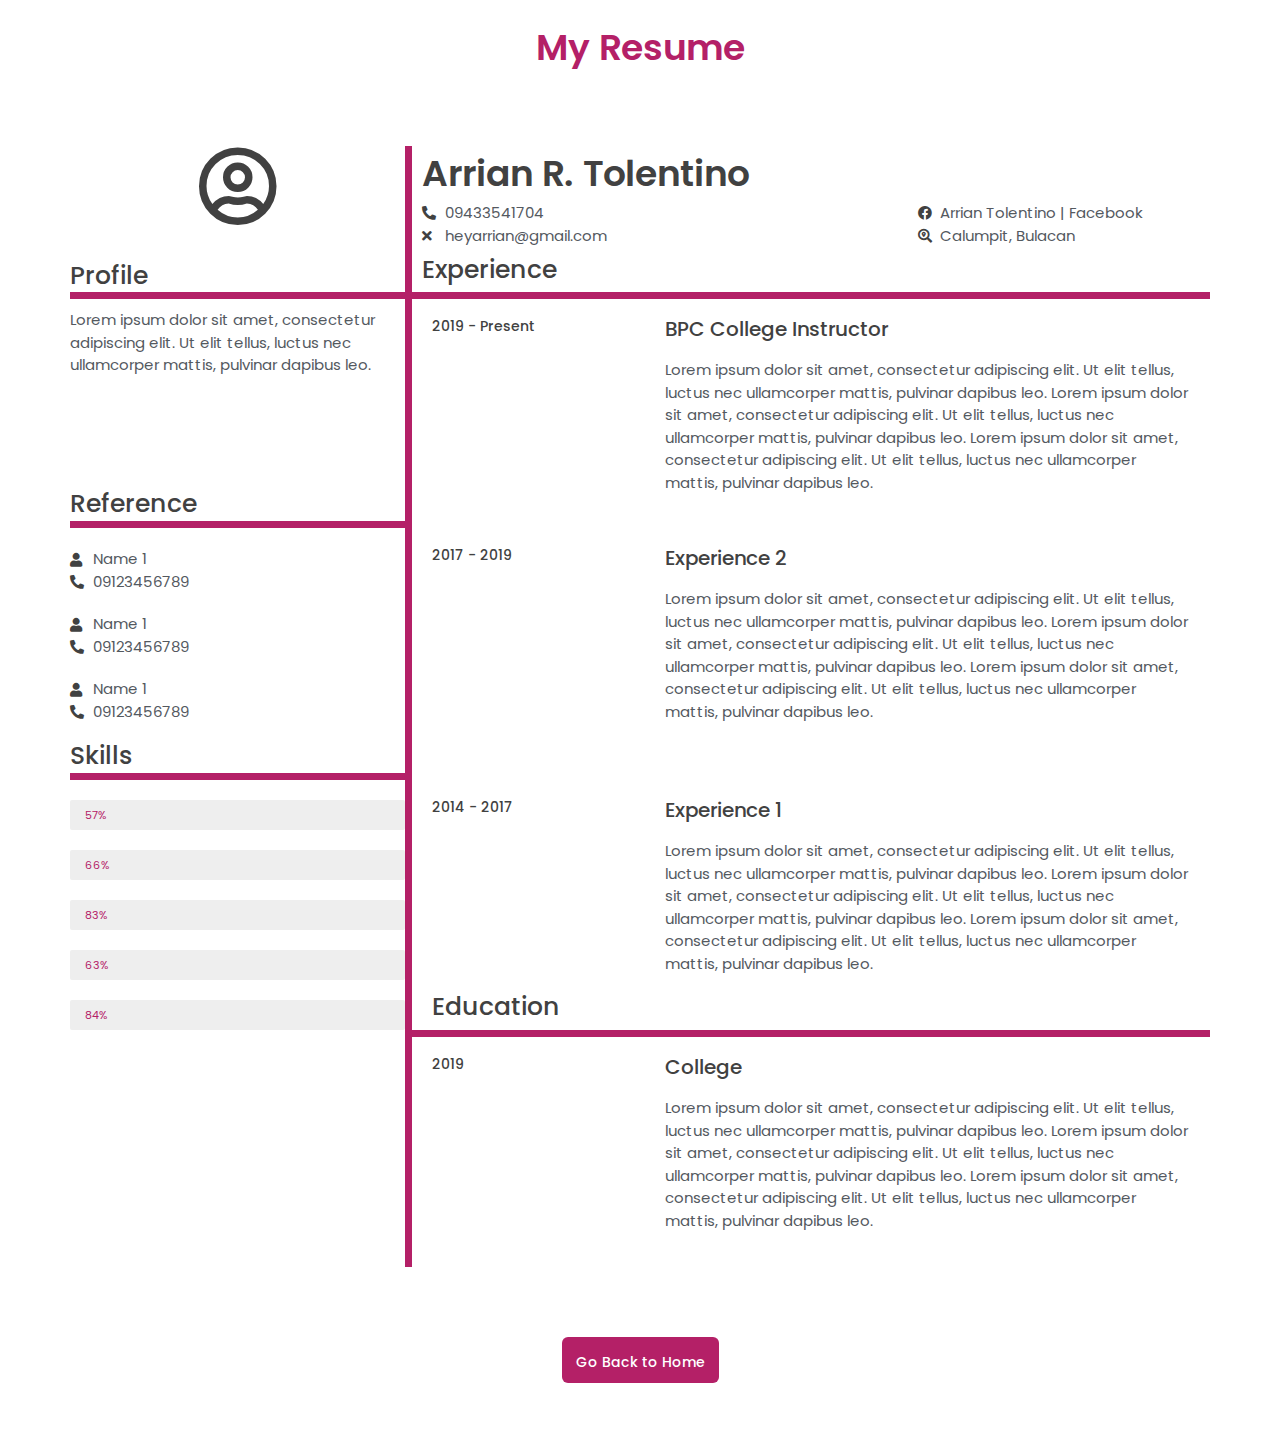
<file: awesome-page/resume/index.html>
<!DOCTYPE html>
<html lang="en-US">
<head>
	<meta charset="UTF-8">
		<title>Resume – arrian-tolentino</title>
<meta name="robots" content="max-image-preview:large">


<link rel="stylesheet" id="wp-block-library-css" href="https://geekyari.github.io/arrian-portfolio-wp/wp-includes/css/dist/block-library/style.min.css" media="all">
<link rel="stylesheet" id="classic-theme-styles-css" href="https://geekyari.github.io/arrian-portfolio-wp/wp-includes/css/classic-themes.min.css" media="all">
<style id="global-styles-inline-css">
body{--wp--preset--color--black: #000000;--wp--preset--color--cyan-bluish-gray: #abb8c3;--wp--preset--color--white: #ffffff;--wp--preset--color--pale-pink: #f78da7;--wp--preset--color--vivid-red: #cf2e2e;--wp--preset--color--luminous-vivid-orange: #ff6900;--wp--preset--color--luminous-vivid-amber: #fcb900;--wp--preset--color--light-green-cyan: #7bdcb5;--wp--preset--color--vivid-green-cyan: #00d084;--wp--preset--color--pale-cyan-blue: #8ed1fc;--wp--preset--color--vivid-cyan-blue: #0693e3;--wp--preset--color--vivid-purple: #9b51e0;--wp--preset--gradient--vivid-cyan-blue-to-vivid-purple: linear-gradient(135deg,rgba(6,147,227,1) 0%,rgb(155,81,224) 100%);--wp--preset--gradient--light-green-cyan-to-vivid-green-cyan: linear-gradient(135deg,rgb(122,220,180) 0%,rgb(0,208,130) 100%);--wp--preset--gradient--luminous-vivid-amber-to-luminous-vivid-orange: linear-gradient(135deg,rgba(252,185,0,1) 0%,rgba(255,105,0,1) 100%);--wp--preset--gradient--luminous-vivid-orange-to-vivid-red: linear-gradient(135deg,rgba(255,105,0,1) 0%,rgb(207,46,46) 100%);--wp--preset--gradient--very-light-gray-to-cyan-bluish-gray: linear-gradient(135deg,rgb(238,238,238) 0%,rgb(169,184,195) 100%);--wp--preset--gradient--cool-to-warm-spectrum: linear-gradient(135deg,rgb(74,234,220) 0%,rgb(151,120,209) 20%,rgb(207,42,186) 40%,rgb(238,44,130) 60%,rgb(251,105,98) 80%,rgb(254,248,76) 100%);--wp--preset--gradient--blush-light-purple: linear-gradient(135deg,rgb(255,206,236) 0%,rgb(152,150,240) 100%);--wp--preset--gradient--blush-bordeaux: linear-gradient(135deg,rgb(254,205,165) 0%,rgb(254,45,45) 50%,rgb(107,0,62) 100%);--wp--preset--gradient--luminous-dusk: linear-gradient(135deg,rgb(255,203,112) 0%,rgb(199,81,192) 50%,rgb(65,88,208) 100%);--wp--preset--gradient--pale-ocean: linear-gradient(135deg,rgb(255,245,203) 0%,rgb(182,227,212) 50%,rgb(51,167,181) 100%);--wp--preset--gradient--electric-grass: linear-gradient(135deg,rgb(202,248,128) 0%,rgb(113,206,126) 100%);--wp--preset--gradient--midnight: linear-gradient(135deg,rgb(2,3,129) 0%,rgb(40,116,252) 100%);--wp--preset--duotone--dark-grayscale: url('#wp-duotone-dark-grayscale');--wp--preset--duotone--grayscale: url('#wp-duotone-grayscale');--wp--preset--duotone--purple-yellow: url('#wp-duotone-purple-yellow');--wp--preset--duotone--blue-red: url('#wp-duotone-blue-red');--wp--preset--duotone--midnight: url('#wp-duotone-midnight');--wp--preset--duotone--magenta-yellow: url('#wp-duotone-magenta-yellow');--wp--preset--duotone--purple-green: url('#wp-duotone-purple-green');--wp--preset--duotone--blue-orange: url('#wp-duotone-blue-orange');--wp--preset--font-size--small: 13px;--wp--preset--font-size--medium: 20px;--wp--preset--font-size--large: 36px;--wp--preset--font-size--x-large: 42px;--wp--preset--spacing--20: 0.44rem;--wp--preset--spacing--30: 0.67rem;--wp--preset--spacing--40: 1rem;--wp--preset--spacing--50: 1.5rem;--wp--preset--spacing--60: 2.25rem;--wp--preset--spacing--70: 3.38rem;--wp--preset--spacing--80: 5.06rem;}:where(.is-layout-flex){gap: 0.5em;}body .is-layout-flow > .alignleft{float: left;margin-inline-start: 0;margin-inline-end: 2em;}body .is-layout-flow > .alignright{float: right;margin-inline-start: 2em;margin-inline-end: 0;}body .is-layout-flow > .aligncenter{margin-left: auto !important;margin-right: auto !important;}body .is-layout-constrained > .alignleft{float: left;margin-inline-start: 0;margin-inline-end: 2em;}body .is-layout-constrained > .alignright{float: right;margin-inline-start: 2em;margin-inline-end: 0;}body .is-layout-constrained > .aligncenter{margin-left: auto !important;margin-right: auto !important;}body .is-layout-constrained > :where(:not(.alignleft):not(.alignright):not(.alignfull)){max-width: var(--wp--style--global--content-size);margin-left: auto !important;margin-right: auto !important;}body .is-layout-constrained > .alignwide{max-width: var(--wp--style--global--wide-size);}body .is-layout-flex{display: flex;}body .is-layout-flex{flex-wrap: wrap;align-items: center;}body .is-layout-flex > *{margin: 0;}:where(.wp-block-columns.is-layout-flex){gap: 2em;}.has-black-color{color: var(--wp--preset--color--black) !important;}.has-cyan-bluish-gray-color{color: var(--wp--preset--color--cyan-bluish-gray) !important;}.has-white-color{color: var(--wp--preset--color--white) !important;}.has-pale-pink-color{color: var(--wp--preset--color--pale-pink) !important;}.has-vivid-red-color{color: var(--wp--preset--color--vivid-red) !important;}.has-luminous-vivid-orange-color{color: var(--wp--preset--color--luminous-vivid-orange) !important;}.has-luminous-vivid-amber-color{color: var(--wp--preset--color--luminous-vivid-amber) !important;}.has-light-green-cyan-color{color: var(--wp--preset--color--light-green-cyan) !important;}.has-vivid-green-cyan-color{color: var(--wp--preset--color--vivid-green-cyan) !important;}.has-pale-cyan-blue-color{color: var(--wp--preset--color--pale-cyan-blue) !important;}.has-vivid-cyan-blue-color{color: var(--wp--preset--color--vivid-cyan-blue) !important;}.has-vivid-purple-color{color: var(--wp--preset--color--vivid-purple) !important;}.has-black-background-color{background-color: var(--wp--preset--color--black) !important;}.has-cyan-bluish-gray-background-color{background-color: var(--wp--preset--color--cyan-bluish-gray) !important;}.has-white-background-color{background-color: var(--wp--preset--color--white) !important;}.has-pale-pink-background-color{background-color: var(--wp--preset--color--pale-pink) !important;}.has-vivid-red-background-color{background-color: var(--wp--preset--color--vivid-red) !important;}.has-luminous-vivid-orange-background-color{background-color: var(--wp--preset--color--luminous-vivid-orange) !important;}.has-luminous-vivid-amber-background-color{background-color: var(--wp--preset--color--luminous-vivid-amber) !important;}.has-light-green-cyan-background-color{background-color: var(--wp--preset--color--light-green-cyan) !important;}.has-vivid-green-cyan-background-color{background-color: var(--wp--preset--color--vivid-green-cyan) !important;}.has-pale-cyan-blue-background-color{background-color: var(--wp--preset--color--pale-cyan-blue) !important;}.has-vivid-cyan-blue-background-color{background-color: var(--wp--preset--color--vivid-cyan-blue) !important;}.has-vivid-purple-background-color{background-color: var(--wp--preset--color--vivid-purple) !important;}.has-black-border-color{border-color: var(--wp--preset--color--black) !important;}.has-cyan-bluish-gray-border-color{border-color: var(--wp--preset--color--cyan-bluish-gray) !important;}.has-white-border-color{border-color: var(--wp--preset--color--white) !important;}.has-pale-pink-border-color{border-color: var(--wp--preset--color--pale-pink) !important;}.has-vivid-red-border-color{border-color: var(--wp--preset--color--vivid-red) !important;}.has-luminous-vivid-orange-border-color{border-color: var(--wp--preset--color--luminous-vivid-orange) !important;}.has-luminous-vivid-amber-border-color{border-color: var(--wp--preset--color--luminous-vivid-amber) !important;}.has-light-green-cyan-border-color{border-color: var(--wp--preset--color--light-green-cyan) !important;}.has-vivid-green-cyan-border-color{border-color: var(--wp--preset--color--vivid-green-cyan) !important;}.has-pale-cyan-blue-border-color{border-color: var(--wp--preset--color--pale-cyan-blue) !important;}.has-vivid-cyan-blue-border-color{border-color: var(--wp--preset--color--vivid-cyan-blue) !important;}.has-vivid-purple-border-color{border-color: var(--wp--preset--color--vivid-purple) !important;}.has-vivid-cyan-blue-to-vivid-purple-gradient-background{background: var(--wp--preset--gradient--vivid-cyan-blue-to-vivid-purple) !important;}.has-light-green-cyan-to-vivid-green-cyan-gradient-background{background: var(--wp--preset--gradient--light-green-cyan-to-vivid-green-cyan) !important;}.has-luminous-vivid-amber-to-luminous-vivid-orange-gradient-background{background: var(--wp--preset--gradient--luminous-vivid-amber-to-luminous-vivid-orange) !important;}.has-luminous-vivid-orange-to-vivid-red-gradient-background{background: var(--wp--preset--gradient--luminous-vivid-orange-to-vivid-red) !important;}.has-very-light-gray-to-cyan-bluish-gray-gradient-background{background: var(--wp--preset--gradient--very-light-gray-to-cyan-bluish-gray) !important;}.has-cool-to-warm-spectrum-gradient-background{background: var(--wp--preset--gradient--cool-to-warm-spectrum) !important;}.has-blush-light-purple-gradient-background{background: var(--wp--preset--gradient--blush-light-purple) !important;}.has-blush-bordeaux-gradient-background{background: var(--wp--preset--gradient--blush-bordeaux) !important;}.has-luminous-dusk-gradient-background{background: var(--wp--preset--gradient--luminous-dusk) !important;}.has-pale-ocean-gradient-background{background: var(--wp--preset--gradient--pale-ocean) !important;}.has-electric-grass-gradient-background{background: var(--wp--preset--gradient--electric-grass) !important;}.has-midnight-gradient-background{background: var(--wp--preset--gradient--midnight) !important;}.has-small-font-size{font-size: var(--wp--preset--font-size--small) !important;}.has-medium-font-size{font-size: var(--wp--preset--font-size--medium) !important;}.has-large-font-size{font-size: var(--wp--preset--font-size--large) !important;}.has-x-large-font-size{font-size: var(--wp--preset--font-size--x-large) !important;}
.wp-block-navigation a:where(:not(.wp-element-button)){color: inherit;}
:where(.wp-block-columns.is-layout-flex){gap: 2em;}
.wp-block-pullquote{font-size: 1.5em;line-height: 1.6;}
</style>
<link rel="stylesheet" id="hello-elementor-css" href="https://geekyari.github.io/arrian-portfolio-wp/wp-content/themes/hello-elementor/style.min.css" media="all">
<link rel="stylesheet" id="hello-elementor-theme-style-css" href="https://geekyari.github.io/arrian-portfolio-wp/wp-content/themes/hello-elementor/theme.min.css" media="all">
<link rel="stylesheet" id="elementor-frontend-css" href="https://geekyari.github.io/arrian-portfolio-wp/wp-content/plugins/elementor/assets/css/frontend-lite.min.css" media="all">
<link rel="stylesheet" id="elementor-post-9-css" href="https://geekyari.github.io/arrian-portfolio-wp/wp-content/uploads/elementor/css/post-9.css" media="all">
<link rel="stylesheet" id="elementor-icons-css" href="https://geekyari.github.io/arrian-portfolio-wp/wp-content/plugins/elementor/assets/lib/eicons/css/elementor-icons.min.css" media="all">
<link rel="stylesheet" id="elementor-pro-css" href="https://geekyari.github.io/arrian-portfolio-wp/wp-content/plugins/elementor-pro/assets/css/frontend-lite.min.css" media="all">
<link rel="stylesheet" id="elementor-global-css" href="https://geekyari.github.io/arrian-portfolio-wp/wp-content/uploads/elementor/css/global.css" media="all">
<link rel="stylesheet" id="elementor-post-159-css" href="https://geekyari.github.io/arrian-portfolio-wp/wp-content/uploads/elementor/css/post-159.css" media="all">
<link rel="stylesheet" id="eael-general-css" href="https://geekyari.github.io/arrian-portfolio-wp/wp-content/plugins/essential-addons-for-elementor-lite/assets/front-end/css/view/general.min.css" media="all">
<link rel="stylesheet" id="google-fonts-1-css" href="https://fonts.googleapis.com/css?family=Poppins%3A100%2C100italic%2C200%2C200italic%2C300%2C300italic%2C400%2C400italic%2C500%2C500italic%2C600%2C600italic%2C700%2C700italic%2C800%2C800italic%2C900%2C900italic&display=swap&ver=6.1.1" media="all">
<link rel="stylesheet" id="elementor-icons-shared-0-css" href="https://geekyari.github.io/arrian-portfolio-wp/wp-content/plugins/elementor/assets/lib/font-awesome/css/fontawesome.min.css" media="all">
<link rel="stylesheet" id="elementor-icons-fa-regular-css" href="https://geekyari.github.io/arrian-portfolio-wp/wp-content/plugins/elementor/assets/lib/font-awesome/css/regular.min.css" media="all">
<link rel="stylesheet" id="elementor-icons-fa-brands-css" href="https://geekyari.github.io/arrian-portfolio-wp/wp-content/plugins/elementor/assets/lib/font-awesome/css/brands.min.css" media="all">
<link rel="stylesheet" id="elementor-icons-fa-solid-css" href="https://geekyari.github.io/arrian-portfolio-wp/wp-content/plugins/elementor/assets/lib/font-awesome/css/solid.min.css" media="all">
<script src="https://geekyari.github.io/arrian-portfolio-wp/wp-includes/js/jquery/jquery.min.js" id="jquery-core-js"></script>
<script src="https://geekyari.github.io/arrian-portfolio-wp/wp-includes/js/jquery/jquery-migrate.min.js" id="jquery-migrate-js"></script>






	<meta name="viewport" content="width=device-width, initial-scale=1.0, viewport-fit=cover"></head>
<body class="page-template page-template-elementor_canvas page page-id-159 page-child parent-pageid-6 elementor-default elementor-template-canvas elementor-kit-9 elementor-page elementor-page-159">
	<svg xmlns="http://www.w3.org/2000/svg" viewbox="0 0 0 0" width="0" height="0" focusable="false" role="none" style="visibility: hidden; position: absolute; left: -9999px; overflow: hidden;"><defs><filter id="wp-duotone-dark-grayscale"><fecolormatrix color-interpolation-filters="sRGB" type="matrix" values=" .299 .587 .114 0 0 .299 .587 .114 0 0 .299 .587 .114 0 0 .299 .587 .114 0 0 "></fecolormatrix><fecomponenttransfer color-interpolation-filters="sRGB"><fefuncr type="table" tablevalues="0 0.49803921568627"></fefuncr><fefuncg type="table" tablevalues="0 0.49803921568627"></fefuncg><fefuncb type="table" tablevalues="0 0.49803921568627"></fefuncb><fefunca type="table" tablevalues="1 1"></fefunca></fecomponenttransfer><fecomposite in2="SourceGraphic" operator="in"></fecomposite></filter></defs></svg><svg xmlns="http://www.w3.org/2000/svg" viewbox="0 0 0 0" width="0" height="0" focusable="false" role="none" style="visibility: hidden; position: absolute; left: -9999px; overflow: hidden;"><defs><filter id="wp-duotone-grayscale"><fecolormatrix color-interpolation-filters="sRGB" type="matrix" values=" .299 .587 .114 0 0 .299 .587 .114 0 0 .299 .587 .114 0 0 .299 .587 .114 0 0 "></fecolormatrix><fecomponenttransfer color-interpolation-filters="sRGB"><fefuncr type="table" tablevalues="0 1"></fefuncr><fefuncg type="table" tablevalues="0 1"></fefuncg><fefuncb type="table" tablevalues="0 1"></fefuncb><fefunca type="table" tablevalues="1 1"></fefunca></fecomponenttransfer><fecomposite in2="SourceGraphic" operator="in"></fecomposite></filter></defs></svg><svg xmlns="http://www.w3.org/2000/svg" viewbox="0 0 0 0" width="0" height="0" focusable="false" role="none" style="visibility: hidden; position: absolute; left: -9999px; overflow: hidden;"><defs><filter id="wp-duotone-purple-yellow"><fecolormatrix color-interpolation-filters="sRGB" type="matrix" values=" .299 .587 .114 0 0 .299 .587 .114 0 0 .299 .587 .114 0 0 .299 .587 .114 0 0 "></fecolormatrix><fecomponenttransfer color-interpolation-filters="sRGB"><fefuncr type="table" tablevalues="0.54901960784314 0.98823529411765"></fefuncr><fefuncg type="table" tablevalues="0 1"></fefuncg><fefuncb type="table" tablevalues="0.71764705882353 0.25490196078431"></fefuncb><fefunca type="table" tablevalues="1 1"></fefunca></fecomponenttransfer><fecomposite in2="SourceGraphic" operator="in"></fecomposite></filter></defs></svg><svg xmlns="http://www.w3.org/2000/svg" viewbox="0 0 0 0" width="0" height="0" focusable="false" role="none" style="visibility: hidden; position: absolute; left: -9999px; overflow: hidden;"><defs><filter id="wp-duotone-blue-red"><fecolormatrix color-interpolation-filters="sRGB" type="matrix" values=" .299 .587 .114 0 0 .299 .587 .114 0 0 .299 .587 .114 0 0 .299 .587 .114 0 0 "></fecolormatrix><fecomponenttransfer color-interpolation-filters="sRGB"><fefuncr type="table" tablevalues="0 1"></fefuncr><fefuncg type="table" tablevalues="0 0.27843137254902"></fefuncg><fefuncb type="table" tablevalues="0.5921568627451 0.27843137254902"></fefuncb><fefunca type="table" tablevalues="1 1"></fefunca></fecomponenttransfer><fecomposite in2="SourceGraphic" operator="in"></fecomposite></filter></defs></svg><svg xmlns="http://www.w3.org/2000/svg" viewbox="0 0 0 0" width="0" height="0" focusable="false" role="none" style="visibility: hidden; position: absolute; left: -9999px; overflow: hidden;"><defs><filter id="wp-duotone-midnight"><fecolormatrix color-interpolation-filters="sRGB" type="matrix" values=" .299 .587 .114 0 0 .299 .587 .114 0 0 .299 .587 .114 0 0 .299 .587 .114 0 0 "></fecolormatrix><fecomponenttransfer color-interpolation-filters="sRGB"><fefuncr type="table" tablevalues="0 0"></fefuncr><fefuncg type="table" tablevalues="0 0.64705882352941"></fefuncg><fefuncb type="table" tablevalues="0 1"></fefuncb><fefunca type="table" tablevalues="1 1"></fefunca></fecomponenttransfer><fecomposite in2="SourceGraphic" operator="in"></fecomposite></filter></defs></svg><svg xmlns="http://www.w3.org/2000/svg" viewbox="0 0 0 0" width="0" height="0" focusable="false" role="none" style="visibility: hidden; position: absolute; left: -9999px; overflow: hidden;"><defs><filter id="wp-duotone-magenta-yellow"><fecolormatrix color-interpolation-filters="sRGB" type="matrix" values=" .299 .587 .114 0 0 .299 .587 .114 0 0 .299 .587 .114 0 0 .299 .587 .114 0 0 "></fecolormatrix><fecomponenttransfer color-interpolation-filters="sRGB"><fefuncr type="table" tablevalues="0.78039215686275 1"></fefuncr><fefuncg type="table" tablevalues="0 0.94901960784314"></fefuncg><fefuncb type="table" tablevalues="0.35294117647059 0.47058823529412"></fefuncb><fefunca type="table" tablevalues="1 1"></fefunca></fecomponenttransfer><fecomposite in2="SourceGraphic" operator="in"></fecomposite></filter></defs></svg><svg xmlns="http://www.w3.org/2000/svg" viewbox="0 0 0 0" width="0" height="0" focusable="false" role="none" style="visibility: hidden; position: absolute; left: -9999px; overflow: hidden;"><defs><filter id="wp-duotone-purple-green"><fecolormatrix color-interpolation-filters="sRGB" type="matrix" values=" .299 .587 .114 0 0 .299 .587 .114 0 0 .299 .587 .114 0 0 .299 .587 .114 0 0 "></fecolormatrix><fecomponenttransfer color-interpolation-filters="sRGB"><fefuncr type="table" tablevalues="0.65098039215686 0.40392156862745"></fefuncr><fefuncg type="table" tablevalues="0 1"></fefuncg><fefuncb type="table" tablevalues="0.44705882352941 0.4"></fefuncb><fefunca type="table" tablevalues="1 1"></fefunca></fecomponenttransfer><fecomposite in2="SourceGraphic" operator="in"></fecomposite></filter></defs></svg><svg xmlns="http://www.w3.org/2000/svg" viewbox="0 0 0 0" width="0" height="0" focusable="false" role="none" style="visibility: hidden; position: absolute; left: -9999px; overflow: hidden;"><defs><filter id="wp-duotone-blue-orange"><fecolormatrix color-interpolation-filters="sRGB" type="matrix" values=" .299 .587 .114 0 0 .299 .587 .114 0 0 .299 .587 .114 0 0 .299 .587 .114 0 0 "></fecolormatrix><fecomponenttransfer color-interpolation-filters="sRGB"><fefuncr type="table" tablevalues="0.098039215686275 1"></fefuncr><fefuncg type="table" tablevalues="0 0.66274509803922"></fefuncg><fefuncb type="table" tablevalues="0.84705882352941 0.41960784313725"></fefuncb><fefunca type="table" tablevalues="1 1"></fefunca></fecomponenttransfer><fecomposite in2="SourceGraphic" operator="in"></fecomposite></filter></defs></svg>		<div data-elementor-type="wp-page" data-elementor-id="159" class="elementor elementor-159">
							<div class="elementor-element elementor-element-a016188 e-con-boxed e-con" data-id="a016188" data-element_type="container" data-settings='{"content_width":"boxed"}'>
					<div class="e-con-inner">
				<div class="elementor-element elementor-element-9626c7a elementor-widget elementor-widget-heading" data-id="9626c7a" data-element_type="widget" data-widget_type="heading.default">
				<div class="elementor-widget-container">
			<style>/*! elementor - v3.8.1 - 13-11-2022 */
.elementor-heading-title{padding:0;margin:0;line-height:1}.elementor-widget-heading .elementor-heading-title[class*=elementor-size-]>a{color:inherit;font-size:inherit;line-height:inherit}.elementor-widget-heading .elementor-heading-title.elementor-size-small{font-size:15px}.elementor-widget-heading .elementor-heading-title.elementor-size-medium{font-size:19px}.elementor-widget-heading .elementor-heading-title.elementor-size-large{font-size:29px}.elementor-widget-heading .elementor-heading-title.elementor-size-xl{font-size:39px}.elementor-widget-heading .elementor-heading-title.elementor-size-xxl{font-size:59px}</style><h2 class="elementor-heading-title elementor-size-default">My Resume</h2>		</div>
				</div>
					</div>
				</div>
		<div class="elementor-element elementor-element-dc067dd e-con-boxed e-con" data-id="dc067dd" data-element_type="container" data-settings='{"content_width":"boxed"}'>
					<div class="e-con-inner">
		<div class="elementor-element elementor-element-eb11a94 e-con-full e-con" data-id="eb11a94" data-element_type="container" data-settings='{"content_width":"full"}'>
				<div class="elementor-element elementor-element-2b5e076 elementor-view-default elementor-widget elementor-widget-icon" data-id="2b5e076" data-element_type="widget" data-widget_type="icon.default">
				<div class="elementor-widget-container">
					<div class="elementor-icon-wrapper">
			<div class="elementor-icon">
			<i aria-hidden="true" class="far fa-user-circle"></i>			</div>
		</div>
				</div>
				</div>
				<div class="elementor-element elementor-element-8266dfa elementor-widget elementor-widget-heading" data-id="8266dfa" data-element_type="widget" data-widget_type="heading.default">
				<div class="elementor-widget-container">
			<h2 class="elementor-heading-title elementor-size-default">Profile</h2>		</div>
				</div>
				</div>
		<div class="elementor-element elementor-element-3d733c1 e-con-full e-con" data-id="3d733c1" data-element_type="container" data-settings='{"content_width":"full"}'>
				<div class="elementor-element elementor-element-52e0a2a elementor-widget elementor-widget-heading" data-id="52e0a2a" data-element_type="widget" data-widget_type="heading.default">
				<div class="elementor-widget-container">
			<h2 class="elementor-heading-title elementor-size-default">Arrian R. Tolentino</h2>		</div>
				</div>
		<div class="elementor-element elementor-element-7addf3e e-con-boxed e-con" data-id="7addf3e" data-element_type="container" data-settings='{"content_width":"boxed"}'>
					<div class="e-con-inner">
				<div class="elementor-element elementor-element-fd0a6c8 elementor-align-left elementor-list-item-link-full_width elementor-widget elementor-widget-icon-list" data-id="fd0a6c8" data-element_type="widget" data-widget_type="icon-list.default">
				<div class="elementor-widget-container">
			<link rel="stylesheet" href="https://geekyari.github.io/arrian-portfolio-wp/wp-content/plugins/elementor/assets/css/widget-icon-list.min.css">		<ul class="elementor-icon-list-items">
							<li class="elementor-icon-list-item">
											<span class="elementor-icon-list-icon">
							<i aria-hidden="true" class="fab fa-facebook"></i>						</span>
										<span class="elementor-icon-list-text">Arrian Tolentino | Facebook</span>
									</li>
								<li class="elementor-icon-list-item">
											<span class="elementor-icon-list-icon">
							<i aria-hidden="true" class="fas fa-search-location"></i>						</span>
										<span class="elementor-icon-list-text">Calumpit, Bulacan</span>
									</li>
						</ul>
				</div>
				</div>
				<div class="elementor-element elementor-element-60d1528 elementor-align-left elementor-icon-list--layout-traditional elementor-list-item-link-full_width elementor-widget elementor-widget-icon-list" data-id="60d1528" data-element_type="widget" data-widget_type="icon-list.default">
				<div class="elementor-widget-container">
					<ul class="elementor-icon-list-items">
							<li class="elementor-icon-list-item">
											<span class="elementor-icon-list-icon">
							<i aria-hidden="true" class="fas fa-phone-alt"></i>						</span>
										<span class="elementor-icon-list-text">09433541704</span>
									</li>
								<li class="elementor-icon-list-item">
											<span class="elementor-icon-list-icon">
							<i aria-hidden="true" class="fas fa-times"></i>						</span>
										<span class="elementor-icon-list-text">heyarrian@gmail.com</span>
									</li>
						</ul>
				</div>
				</div>
					</div>
				</div>
				<div class="elementor-element elementor-element-b950295 elementor-widget elementor-widget-heading" data-id="b950295" data-element_type="widget" data-widget_type="heading.default">
				<div class="elementor-widget-container">
			<h2 class="elementor-heading-title elementor-size-default">Experience</h2>		</div>
				</div>
				</div>
					</div>
				</div>
		<div class="elementor-element elementor-element-58b0c3f e-con-boxed e-con" data-id="58b0c3f" data-element_type="container" data-settings='{"content_width":"boxed"}'>
					<div class="e-con-inner">
		<div class="elementor-element elementor-element-ffa16bb e-con-full e-con" data-id="ffa16bb" data-element_type="container" data-settings='{"content_width":"full"}'>
				<div class="elementor-element elementor-element-4674360 elementor-widget elementor-widget-text-editor" data-id="4674360" data-element_type="widget" data-widget_type="text-editor.default">
				<div class="elementor-widget-container">
			<style>/*! elementor - v3.8.1 - 13-11-2022 */
.elementor-widget-text-editor.elementor-drop-cap-view-stacked .elementor-drop-cap{background-color:#818a91;color:#fff}.elementor-widget-text-editor.elementor-drop-cap-view-framed .elementor-drop-cap{color:#818a91;border:3px solid;background-color:transparent}.elementor-widget-text-editor:not(.elementor-drop-cap-view-default) .elementor-drop-cap{margin-top:8px}.elementor-widget-text-editor:not(.elementor-drop-cap-view-default) .elementor-drop-cap-letter{width:1em;height:1em}.elementor-widget-text-editor .elementor-drop-cap{float:left;text-align:center;line-height:1;font-size:50px}.elementor-widget-text-editor .elementor-drop-cap-letter{display:inline-block}</style>				<p>Lorem ipsum dolor sit amet, consectetur adipiscing elit. Ut elit tellus, luctus nec ullamcorper mattis, pulvinar dapibus leo.</p>						</div>
				</div>
				<div class="elementor-element elementor-element-0576df3 elementor-widget elementor-widget-heading" data-id="0576df3" data-element_type="widget" data-widget_type="heading.default">
				<div class="elementor-widget-container">
			<h2 class="elementor-heading-title elementor-size-default">Reference</h2>		</div>
				</div>
				</div>
		<div class="elementor-element elementor-element-66c0244 e-con-full e-con" data-id="66c0244" data-element_type="container" data-settings='{"content_width":"full"}'>
		<div class="elementor-element elementor-element-ac003ff e-con-full e-con" data-id="ac003ff" data-element_type="container" data-settings='{"content_width":"full"}'>
				<div class="elementor-element elementor-element-9719580 elementor-widget elementor-widget-heading" data-id="9719580" data-element_type="widget" data-widget_type="heading.default">
				<div class="elementor-widget-container">
			<h3 class="elementor-heading-title elementor-size-default">2019 - Present</h3>		</div>
				</div>
				</div>
		<div class="elementor-element elementor-element-5bc77e9 e-con-full e-con" data-id="5bc77e9" data-element_type="container" data-settings='{"content_width":"full"}'>
				<div class="elementor-element elementor-element-8eccf19 elementor-widget elementor-widget-heading" data-id="8eccf19" data-element_type="widget" data-widget_type="heading.default">
				<div class="elementor-widget-container">
			<h3 class="elementor-heading-title elementor-size-default">BPC College Instructor</h3>		</div>
				</div>
				<div class="elementor-element elementor-element-4f2a91a elementor-widget elementor-widget-text-editor" data-id="4f2a91a" data-element_type="widget" data-widget_type="text-editor.default">
				<div class="elementor-widget-container">
							<p>Lorem ipsum dolor sit amet, consectetur adipiscing elit. Ut elit tellus, luctus nec ullamcorper mattis, pulvinar dapibus leo. Lorem ipsum dolor sit amet, consectetur adipiscing elit. Ut elit tellus, luctus nec ullamcorper mattis, pulvinar dapibus leo. Lorem ipsum dolor sit amet, consectetur adipiscing elit. Ut elit tellus, luctus nec ullamcorper mattis, pulvinar dapibus leo. </p>						</div>
				</div>
				</div>
				</div>
					</div>
				</div>
		<div class="elementor-element elementor-element-b362ecf e-con-boxed e-con" data-id="b362ecf" data-element_type="container" data-settings='{"content_width":"boxed"}'>
					<div class="e-con-inner">
		<div class="elementor-element elementor-element-0d9c5ed e-con-full e-con" data-id="0d9c5ed" data-element_type="container" data-settings='{"content_width":"full"}'>
				<div class="elementor-element elementor-element-35ec1ac elementor-icon-list--layout-traditional elementor-list-item-link-full_width elementor-widget elementor-widget-icon-list" data-id="35ec1ac" data-element_type="widget" data-widget_type="icon-list.default">
				<div class="elementor-widget-container">
					<ul class="elementor-icon-list-items">
							<li class="elementor-icon-list-item">
											<span class="elementor-icon-list-icon">
							<i aria-hidden="true" class="fas fa-user"></i>						</span>
										<span class="elementor-icon-list-text">Name 1</span>
									</li>
								<li class="elementor-icon-list-item">
											<span class="elementor-icon-list-icon">
							<i aria-hidden="true" class="fas fa-phone-alt"></i>						</span>
										<span class="elementor-icon-list-text">09123456789</span>
									</li>
						</ul>
				</div>
				</div>
				<div class="elementor-element elementor-element-68ad245 elementor-icon-list--layout-traditional elementor-list-item-link-full_width elementor-widget elementor-widget-icon-list" data-id="68ad245" data-element_type="widget" data-widget_type="icon-list.default">
				<div class="elementor-widget-container">
					<ul class="elementor-icon-list-items">
							<li class="elementor-icon-list-item">
											<span class="elementor-icon-list-icon">
							<i aria-hidden="true" class="fas fa-user"></i>						</span>
										<span class="elementor-icon-list-text">Name 1</span>
									</li>
								<li class="elementor-icon-list-item">
											<span class="elementor-icon-list-icon">
							<i aria-hidden="true" class="fas fa-phone-alt"></i>						</span>
										<span class="elementor-icon-list-text">09123456789</span>
									</li>
						</ul>
				</div>
				</div>
				<div class="elementor-element elementor-element-e8c9d5d elementor-icon-list--layout-traditional elementor-list-item-link-full_width elementor-widget elementor-widget-icon-list" data-id="e8c9d5d" data-element_type="widget" data-widget_type="icon-list.default">
				<div class="elementor-widget-container">
					<ul class="elementor-icon-list-items">
							<li class="elementor-icon-list-item">
											<span class="elementor-icon-list-icon">
							<i aria-hidden="true" class="fas fa-user"></i>						</span>
										<span class="elementor-icon-list-text">Name 1</span>
									</li>
								<li class="elementor-icon-list-item">
											<span class="elementor-icon-list-icon">
							<i aria-hidden="true" class="fas fa-phone-alt"></i>						</span>
										<span class="elementor-icon-list-text">09123456789</span>
									</li>
						</ul>
				</div>
				</div>
				<div class="elementor-element elementor-element-bace8fc elementor-widget elementor-widget-heading" data-id="bace8fc" data-element_type="widget" data-widget_type="heading.default">
				<div class="elementor-widget-container">
			<h2 class="elementor-heading-title elementor-size-default">Skills</h2>		</div>
				</div>
				</div>
		<div class="elementor-element elementor-element-1a7aa8f e-con-full e-con" data-id="1a7aa8f" data-element_type="container" data-settings='{"content_width":"full"}'>
		<div class="elementor-element elementor-element-fd9c94f e-con-full e-con" data-id="fd9c94f" data-element_type="container" data-settings='{"content_width":"full"}'>
				<div class="elementor-element elementor-element-156eb1e elementor-widget elementor-widget-heading" data-id="156eb1e" data-element_type="widget" data-widget_type="heading.default">
				<div class="elementor-widget-container">
			<h3 class="elementor-heading-title elementor-size-default">2017 - 2019</h3>		</div>
				</div>
				</div>
		<div class="elementor-element elementor-element-71450d3 e-con-full e-con" data-id="71450d3" data-element_type="container" data-settings='{"content_width":"full"}'>
				<div class="elementor-element elementor-element-1dabfaf elementor-widget elementor-widget-heading" data-id="1dabfaf" data-element_type="widget" data-widget_type="heading.default">
				<div class="elementor-widget-container">
			<h3 class="elementor-heading-title elementor-size-default">Experience 2</h3>		</div>
				</div>
				<div class="elementor-element elementor-element-2dfeba8 elementor-widget elementor-widget-text-editor" data-id="2dfeba8" data-element_type="widget" data-widget_type="text-editor.default">
				<div class="elementor-widget-container">
							<p>Lorem ipsum dolor sit amet, consectetur adipiscing elit. Ut elit tellus, luctus nec ullamcorper mattis, pulvinar dapibus leo. Lorem ipsum dolor sit amet, consectetur adipiscing elit. Ut elit tellus, luctus nec ullamcorper mattis, pulvinar dapibus leo. Lorem ipsum dolor sit amet, consectetur adipiscing elit. Ut elit tellus, luctus nec ullamcorper mattis, pulvinar dapibus leo.</p>						</div>
				</div>
				</div>
				</div>
					</div>
				</div>
		<div class="elementor-element elementor-element-c7a78d9 e-con-boxed e-con" data-id="c7a78d9" data-element_type="container" data-settings='{"content_width":"boxed"}'>
					<div class="e-con-inner">
		<div class="elementor-element elementor-element-bdfe42b e-con-full e-con" data-id="bdfe42b" data-element_type="container" data-settings='{"content_width":"full"}'>
				<div class="elementor-element elementor-element-a787417 elementor-widget elementor-widget-progress" data-id="a787417" data-element_type="widget" data-widget_type="progress.default">
				<div class="elementor-widget-container">
			<style>/*! elementor - v3.8.1 - 13-11-2022 */
.elementor-widget-progress{text-align:left}.elementor-progress-wrapper{position:relative;background-color:#eee;color:#fff;height:100%;border-radius:2px}.elementor-progress-bar{display:-webkit-box;display:-ms-flexbox;display:flex;background-color:#818a91;width:0;font-size:11px;height:30px;line-height:30px;border-radius:2px;-webkit-transition:width 1s ease-in-out;-o-transition:width 1s ease-in-out;transition:width 1s ease-in-out}.elementor-progress-text{-webkit-box-flex:1;-ms-flex-positive:1;flex-grow:1;white-space:nowrap;-o-text-overflow:ellipsis;text-overflow:ellipsis;overflow:hidden;padding-left:15px}.elementor-progress-percentage{padding-right:15px}.elementor-widget-progress .elementor-progress-wrapper.progress-info .elementor-progress-bar{background-color:#5bc0de}.elementor-widget-progress .elementor-progress-wrapper.progress-success .elementor-progress-bar{background-color:#5cb85c}.elementor-widget-progress .elementor-progress-wrapper.progress-warning .elementor-progress-bar{background-color:#f0ad4e}.elementor-widget-progress .elementor-progress-wrapper.progress-danger .elementor-progress-bar{background-color:#d9534f}.elementor-progress .elementor-title{display:block}@media (max-width:767px){.elementor-progress-text{padding-left:10px}}.e-con-inner .elementor-progress-wrapper,.e-con .elementor-progress-wrapper{height:auto}</style>
		<div class="elementor-progress-wrapper" role="progressbar" aria-valuemin="0" aria-valuemax="100" aria-valuenow="57" aria-valuetext="HTML">
			<div class="elementor-progress-bar" data-max="57">
				<span class="elementor-progress-text">HTML</span>
									<span class="elementor-progress-percentage">57%</span>
							</div>
		</div>
				</div>
				</div>
				<div class="elementor-element elementor-element-c4381f2 elementor-widget elementor-widget-progress" data-id="c4381f2" data-element_type="widget" data-widget_type="progress.default">
				<div class="elementor-widget-container">
			
		<div class="elementor-progress-wrapper" role="progressbar" aria-valuemin="0" aria-valuemax="100" aria-valuenow="66" aria-valuetext="CSS">
			<div class="elementor-progress-bar" data-max="66">
				<span class="elementor-progress-text">CSS</span>
									<span class="elementor-progress-percentage">66%</span>
							</div>
		</div>
				</div>
				</div>
				<div class="elementor-element elementor-element-338ffa8 elementor-widget elementor-widget-progress" data-id="338ffa8" data-element_type="widget" data-widget_type="progress.default">
				<div class="elementor-widget-container">
			
		<div class="elementor-progress-wrapper" role="progressbar" aria-valuemin="0" aria-valuemax="100" aria-valuenow="83" aria-valuetext="PHP">
			<div class="elementor-progress-bar" data-max="83">
				<span class="elementor-progress-text">PHP</span>
									<span class="elementor-progress-percentage">83%</span>
							</div>
		</div>
				</div>
				</div>
				<div class="elementor-element elementor-element-8eaee6c elementor-widget elementor-widget-progress" data-id="8eaee6c" data-element_type="widget" data-widget_type="progress.default">
				<div class="elementor-widget-container">
			
		<div class="elementor-progress-wrapper" role="progressbar" aria-valuemin="0" aria-valuemax="100" aria-valuenow="63" aria-valuetext="C# Console">
			<div class="elementor-progress-bar" data-max="63">
				<span class="elementor-progress-text">C# Console</span>
									<span class="elementor-progress-percentage">63%</span>
							</div>
		</div>
				</div>
				</div>
				<div class="elementor-element elementor-element-04ce95c elementor-widget elementor-widget-progress" data-id="04ce95c" data-element_type="widget" data-widget_type="progress.default">
				<div class="elementor-widget-container">
			
		<div class="elementor-progress-wrapper" role="progressbar" aria-valuemin="0" aria-valuemax="100" aria-valuenow="84" aria-valuetext="Wordpress">
			<div class="elementor-progress-bar" data-max="84">
				<span class="elementor-progress-text">WordPress</span>
									<span class="elementor-progress-percentage">84%</span>
							</div>
		</div>
				</div>
				</div>
				</div>
		<div class="elementor-element elementor-element-a0e4ffb e-con-full e-con" data-id="a0e4ffb" data-element_type="container" data-settings='{"content_width":"full"}'>
		<div class="elementor-element elementor-element-1b08600 e-con-full e-con" data-id="1b08600" data-element_type="container" data-settings='{"content_width":"full"}'>
				<div class="elementor-element elementor-element-be53020 elementor-widget elementor-widget-heading" data-id="be53020" data-element_type="widget" data-widget_type="heading.default">
				<div class="elementor-widget-container">
			<h3 class="elementor-heading-title elementor-size-default">2014 - 2017</h3>		</div>
				</div>
				<div class="elementor-element elementor-element-b4e1271 elementor-widget elementor-widget-heading" data-id="b4e1271" data-element_type="widget" data-widget_type="heading.default">
				<div class="elementor-widget-container">
			<h2 class="elementor-heading-title elementor-size-default">Education</h2>		</div>
				</div>
				</div>
		<div class="elementor-element elementor-element-99bfa27 e-con-full e-con" data-id="99bfa27" data-element_type="container" data-settings='{"content_width":"full"}'>
				<div class="elementor-element elementor-element-de2dbdf elementor-widget elementor-widget-heading" data-id="de2dbdf" data-element_type="widget" data-widget_type="heading.default">
				<div class="elementor-widget-container">
			<h3 class="elementor-heading-title elementor-size-default">Experience 1</h3>		</div>
				</div>
				<div class="elementor-element elementor-element-6fc60a5 elementor-widget elementor-widget-text-editor" data-id="6fc60a5" data-element_type="widget" data-widget_type="text-editor.default">
				<div class="elementor-widget-container">
							<p>Lorem ipsum dolor sit amet, consectetur adipiscing elit. Ut elit tellus, luctus nec ullamcorper mattis, pulvinar dapibus leo. Lorem ipsum dolor sit amet, consectetur adipiscing elit. Ut elit tellus, luctus nec ullamcorper mattis, pulvinar dapibus leo. Lorem ipsum dolor sit amet, consectetur adipiscing elit. Ut elit tellus, luctus nec ullamcorper mattis, pulvinar dapibus leo.</p>						</div>
				</div>
				</div>
				</div>
					</div>
				</div>
		<div class="elementor-element elementor-element-be47b14 e-con-boxed e-con" data-id="be47b14" data-element_type="container" data-settings='{"content_width":"boxed"}'>
					<div class="e-con-inner">
		<div class="elementor-element elementor-element-ad1c810 e-con-full e-con" data-id="ad1c810" data-element_type="container" data-settings='{"content_width":"full"}'>
				</div>
		<div class="elementor-element elementor-element-234a040 e-con-full e-con" data-id="234a040" data-element_type="container" data-settings='{"content_width":"full"}'>
		<div class="elementor-element elementor-element-64eea9d e-con-full e-con" data-id="64eea9d" data-element_type="container" data-settings='{"content_width":"full"}'>
				<div class="elementor-element elementor-element-352816e elementor-widget elementor-widget-heading" data-id="352816e" data-element_type="widget" data-widget_type="heading.default">
				<div class="elementor-widget-container">
			<h3 class="elementor-heading-title elementor-size-default">2019 </h3>		</div>
				</div>
				</div>
		<div class="elementor-element elementor-element-97bf738 e-con-full e-con" data-id="97bf738" data-element_type="container" data-settings='{"content_width":"full"}'>
				<div class="elementor-element elementor-element-3c09673 elementor-widget elementor-widget-heading" data-id="3c09673" data-element_type="widget" data-widget_type="heading.default">
				<div class="elementor-widget-container">
			<h3 class="elementor-heading-title elementor-size-default">College</h3>		</div>
				</div>
				<div class="elementor-element elementor-element-6322c39 elementor-widget elementor-widget-text-editor" data-id="6322c39" data-element_type="widget" data-widget_type="text-editor.default">
				<div class="elementor-widget-container">
							<p>Lorem ipsum dolor sit amet, consectetur adipiscing elit. Ut elit tellus, luctus nec ullamcorper mattis, pulvinar dapibus leo. Lorem ipsum dolor sit amet, consectetur adipiscing elit. Ut elit tellus, luctus nec ullamcorper mattis, pulvinar dapibus leo. Lorem ipsum dolor sit amet, consectetur adipiscing elit. Ut elit tellus, luctus nec ullamcorper mattis, pulvinar dapibus leo. </p>						</div>
				</div>
				</div>
				</div>
					</div>
				</div>
		<div class="elementor-element elementor-element-4bc7193 e-con-boxed e-con" data-id="4bc7193" data-element_type="container" data-settings='{"content_width":"boxed"}'>
					<div class="e-con-inner">
				<div class="elementor-element elementor-element-3d0c6a8 elementor-align-center elementor-widget elementor-widget-button" data-id="3d0c6a8" data-element_type="widget" data-widget_type="button.default">
				<div class="elementor-widget-container">
					<div class="elementor-button-wrapper">
			<a href="https://geekyari.github.io/arrian-portfolio-wp/" class="elementor-button-link elementor-button elementor-size-sm" role="button">
						<span class="elementor-button-content-wrapper">
						<span class="elementor-button-text">Go Back to Home</span>
		</span>
					</a>
		</div>
				</div>
				</div>
					</div>
				</div>
							</div>
		<script src="https://geekyari.github.io/arrian-portfolio-wp/wp-content/themes/hello-elementor/assets/js/hello-frontend.min.js" id="hello-theme-frontend-js"></script>
<script id="eael-general-js-extra">
var localize = {"ajaxurl":"https:\/\/geekyari.github.io\/arrian-portfolio-wp\/wp-admin\/admin-ajax.php","nonce":"29c0089416","i18n":{"added":"Added ","compare":"Compare","loading":"Loading..."},"page_permalink":"https:\/\/geekyari.github.io\/arrian-portfolio-wp\/awesome-page\/resume\/","cart_redirectition":"","cart_page_url":"","el_breakpoints":{"mobile":{"label":"Mobile","value":767,"default_value":767,"direction":"max","is_enabled":true},"mobile_extra":{"label":"Mobile Extra","value":880,"default_value":880,"direction":"max","is_enabled":false},"tablet":{"label":"Tablet","value":1024,"default_value":1024,"direction":"max","is_enabled":true},"tablet_extra":{"label":"Tablet Extra","value":1200,"default_value":1200,"direction":"max","is_enabled":false},"laptop":{"label":"Laptop","value":1366,"default_value":1366,"direction":"max","is_enabled":false},"widescreen":{"label":"Widescreen","value":2400,"default_value":2400,"direction":"min","is_enabled":false}}};
</script>
<script src="https://geekyari.github.io/arrian-portfolio-wp/wp-content/plugins/essential-addons-for-elementor-lite/assets/front-end/js/view/general.min.js" id="eael-general-js"></script>
<script src="https://geekyari.github.io/arrian-portfolio-wp/wp-content/plugins/elementor-pro/assets/js/webpack-pro.runtime.min.js" id="elementor-pro-webpack-runtime-js"></script>
<script src="https://geekyari.github.io/arrian-portfolio-wp/wp-content/plugins/elementor/assets/js/webpack.runtime.min.js" id="elementor-webpack-runtime-js"></script>
<script src="https://geekyari.github.io/arrian-portfolio-wp/wp-content/plugins/elementor/assets/js/frontend-modules.min.js" id="elementor-frontend-modules-js"></script>
<script src="https://geekyari.github.io/arrian-portfolio-wp/wp-includes/js/dist/vendor/regenerator-runtime.min.js" id="regenerator-runtime-js"></script>
<script src="https://geekyari.github.io/arrian-portfolio-wp/wp-includes/js/dist/vendor/wp-polyfill.min.js" id="wp-polyfill-js"></script>
<script src="https://geekyari.github.io/arrian-portfolio-wp/wp-includes/js/dist/hooks.min.js" id="wp-hooks-js"></script>
<script src="https://geekyari.github.io/arrian-portfolio-wp/wp-includes/js/dist/i18n.min.js" id="wp-i18n-js"></script>
<script id="wp-i18n-js-after">
wp.i18n.setLocaleData( { 'text direction\u0004ltr': [ 'ltr' ] } );
</script>
<script id="elementor-pro-frontend-js-before">
var ElementorProFrontendConfig = {"ajaxurl":"https:\/\/geekyari.github.io\/arrian-portfolio-wp\/wp-admin\/admin-ajax.php","nonce":"8ef616bee7","urls":{"assets":"https:\/\/geekyari.github.io\/arrian-portfolio-wp\/wp-content\/plugins\/elementor-pro\/assets\/","rest":"https:\/\/geekyari.github.io\/arrian-portfolio-wp\/wp-json\/"},"shareButtonsNetworks":{"facebook":{"title":"Facebook","has_counter":true},"twitter":{"title":"Twitter"},"linkedin":{"title":"LinkedIn","has_counter":true},"pinterest":{"title":"Pinterest","has_counter":true},"reddit":{"title":"Reddit","has_counter":true},"vk":{"title":"VK","has_counter":true},"odnoklassniki":{"title":"OK","has_counter":true},"tumblr":{"title":"Tumblr"},"digg":{"title":"Digg"},"skype":{"title":"Skype"},"stumbleupon":{"title":"StumbleUpon","has_counter":true},"mix":{"title":"Mix"},"telegram":{"title":"Telegram"},"pocket":{"title":"Pocket","has_counter":true},"xing":{"title":"XING","has_counter":true},"whatsapp":{"title":"WhatsApp"},"email":{"title":"Email"},"print":{"title":"Print"}},"facebook_sdk":{"lang":"en_US","app_id":""},"lottie":{"defaultAnimationUrl":"https:\/\/geekyari.github.io\/arrian-portfolio-wp\/wp-content\/plugins\/elementor-pro\/modules\/lottie\/assets\/animations\/default.json"}};
</script>
<script src="https://geekyari.github.io/arrian-portfolio-wp/wp-content/plugins/elementor-pro/assets/js/frontend.min.js" id="elementor-pro-frontend-js"></script>
<script src="https://geekyari.github.io/arrian-portfolio-wp/wp-content/plugins/elementor/assets/lib/waypoints/waypoints.min.js" id="elementor-waypoints-js"></script>
<script src="https://geekyari.github.io/arrian-portfolio-wp/wp-includes/js/jquery/ui/core.min.js" id="jquery-ui-core-js"></script>
<script id="elementor-frontend-js-before">
var elementorFrontendConfig = {"environmentMode":{"edit":false,"wpPreview":false,"isScriptDebug":false},"i18n":{"shareOnFacebook":"Share on Facebook","shareOnTwitter":"Share on Twitter","pinIt":"Pin it","download":"Download","downloadImage":"Download image","fullscreen":"Fullscreen","zoom":"Zoom","share":"Share","playVideo":"Play Video","previous":"Previous","next":"Next","close":"Close"},"is_rtl":false,"breakpoints":{"xs":0,"sm":480,"md":768,"lg":1025,"xl":1440,"xxl":1600},"responsive":{"breakpoints":{"mobile":{"label":"Mobile","value":767,"default_value":767,"direction":"max","is_enabled":true},"mobile_extra":{"label":"Mobile Extra","value":880,"default_value":880,"direction":"max","is_enabled":false},"tablet":{"label":"Tablet","value":1024,"default_value":1024,"direction":"max","is_enabled":true},"tablet_extra":{"label":"Tablet Extra","value":1200,"default_value":1200,"direction":"max","is_enabled":false},"laptop":{"label":"Laptop","value":1366,"default_value":1366,"direction":"max","is_enabled":false},"widescreen":{"label":"Widescreen","value":2400,"default_value":2400,"direction":"min","is_enabled":false}}},"version":"3.8.1","is_static":false,"experimentalFeatures":{"e_dom_optimization":true,"e_optimized_assets_loading":true,"e_optimized_css_loading":true,"a11y_improvements":true,"additional_custom_breakpoints":true,"e_import_export":true,"e_hidden_wordpress_widgets":true,"container":true,"theme_builder_v2":true,"hello-theme-header-footer":true,"landing-pages":true,"elements-color-picker":true,"favorite-widgets":true,"admin-top-bar":true,"page-transitions":true,"notes":true,"loop":true,"form-submissions":true,"e_scroll_snap":true},"urls":{"assets":"https:\/\/geekyari.github.io\/arrian-portfolio-wp\/wp-content\/plugins\/elementor\/assets\/"},"settings":{"page":[],"editorPreferences":[]},"kit":{"active_breakpoints":["viewport_mobile","viewport_tablet"],"global_image_lightbox":"yes","lightbox_enable_counter":"yes","lightbox_enable_fullscreen":"yes","lightbox_enable_zoom":"yes","lightbox_enable_share":"yes","lightbox_title_src":"title","lightbox_description_src":"description","hello_header_logo_type":"title","hello_footer_logo_type":"logo"},"post":{"id":159,"title":"Resume%20%E2%80%93%20arrian-tolentino","excerpt":"","featuredImage":false}};
</script>
<script src="https://geekyari.github.io/arrian-portfolio-wp/wp-content/plugins/elementor/assets/js/frontend.min.js" id="elementor-frontend-js"></script>
<script src="https://geekyari.github.io/arrian-portfolio-wp/wp-content/plugins/elementor-pro/assets/js/elements-handlers.min.js" id="pro-elements-handlers-js"></script>
<script src="https://geekyari.github.io/arrian-portfolio-wp/wp-includes/js/underscore.min.js" id="underscore-js"></script>
<script id="wp-util-js-extra">
var _wpUtilSettings = {"ajax":{"url":"\/wp-admin\/admin-ajax.php"}};
</script>
<script src="https://geekyari.github.io/arrian-portfolio-wp/wp-includes/js/wp-util.min.js" id="wp-util-js"></script>
<script id="wpforms-elementor-js-extra">
var wpformsElementorVars = {"captcha_provider":"recaptcha","recaptcha_type":"v2"};
</script>
<script src="https://geekyari.github.io/arrian-portfolio-wp/wp-content/plugins/wpforms-lite/assets/js/integrations/elementor/frontend.min.js" id="wpforms-elementor-js"></script>
	</body>
</html>
</file>
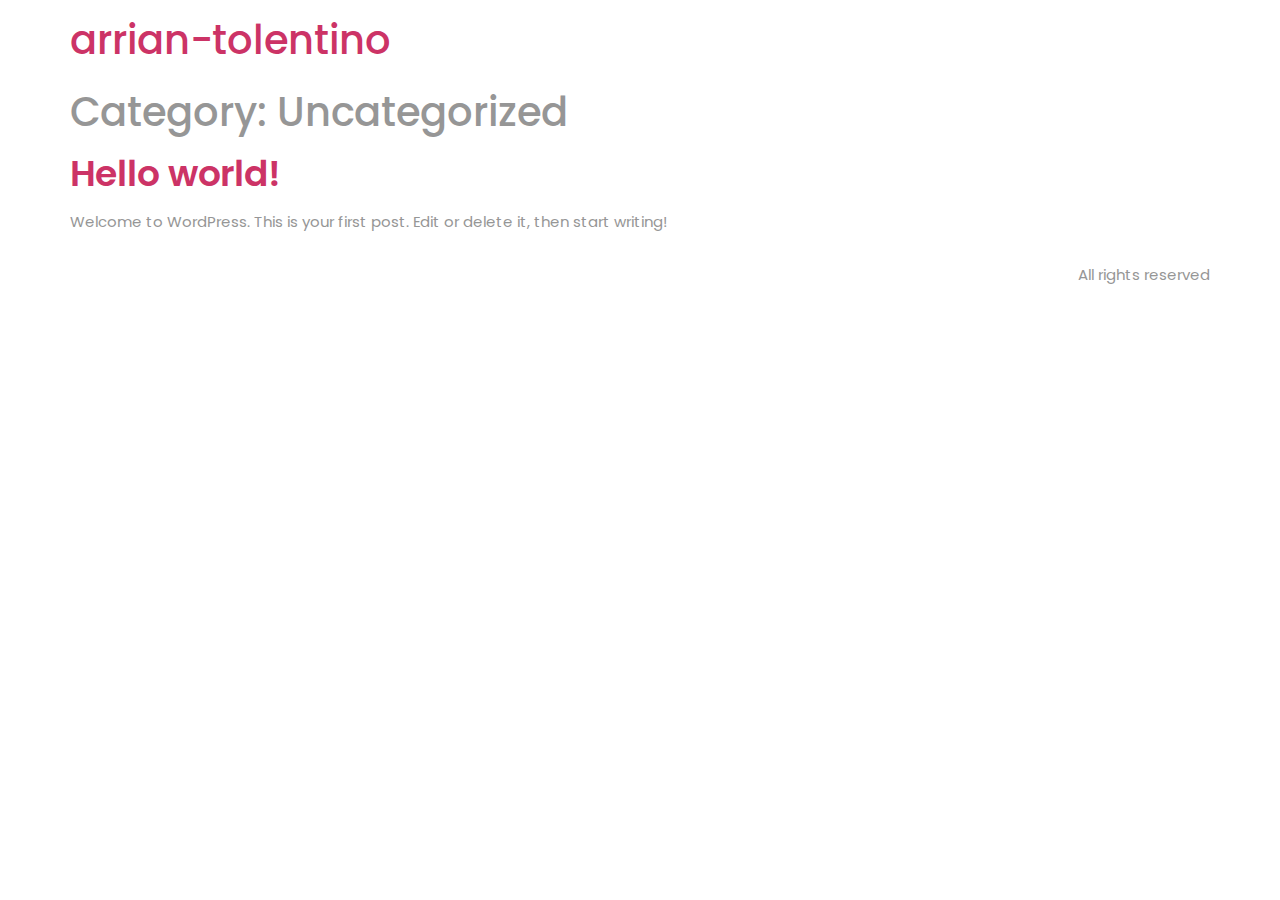
<file: category/uncategorized/index.html>
<!DOCTYPE html>
<html lang="en-US">
<head>
	<meta charset="UTF-8">
		<meta name="viewport" content="width=device-width, initial-scale=1">
	
	<title>Uncategorized – arrian-tolentino</title>
<meta name="robots" content="max-image-preview:large">



<link rel="stylesheet" id="wp-block-library-css" href="https://geekyari.github.io/arrian-portfolio-wp/wp-includes/css/dist/block-library/style.min.css" media="all">
<link rel="stylesheet" id="classic-theme-styles-css" href="https://geekyari.github.io/arrian-portfolio-wp/wp-includes/css/classic-themes.min.css" media="all">
<style id="global-styles-inline-css">
body{--wp--preset--color--black: #000000;--wp--preset--color--cyan-bluish-gray: #abb8c3;--wp--preset--color--white: #ffffff;--wp--preset--color--pale-pink: #f78da7;--wp--preset--color--vivid-red: #cf2e2e;--wp--preset--color--luminous-vivid-orange: #ff6900;--wp--preset--color--luminous-vivid-amber: #fcb900;--wp--preset--color--light-green-cyan: #7bdcb5;--wp--preset--color--vivid-green-cyan: #00d084;--wp--preset--color--pale-cyan-blue: #8ed1fc;--wp--preset--color--vivid-cyan-blue: #0693e3;--wp--preset--color--vivid-purple: #9b51e0;--wp--preset--gradient--vivid-cyan-blue-to-vivid-purple: linear-gradient(135deg,rgba(6,147,227,1) 0%,rgb(155,81,224) 100%);--wp--preset--gradient--light-green-cyan-to-vivid-green-cyan: linear-gradient(135deg,rgb(122,220,180) 0%,rgb(0,208,130) 100%);--wp--preset--gradient--luminous-vivid-amber-to-luminous-vivid-orange: linear-gradient(135deg,rgba(252,185,0,1) 0%,rgba(255,105,0,1) 100%);--wp--preset--gradient--luminous-vivid-orange-to-vivid-red: linear-gradient(135deg,rgba(255,105,0,1) 0%,rgb(207,46,46) 100%);--wp--preset--gradient--very-light-gray-to-cyan-bluish-gray: linear-gradient(135deg,rgb(238,238,238) 0%,rgb(169,184,195) 100%);--wp--preset--gradient--cool-to-warm-spectrum: linear-gradient(135deg,rgb(74,234,220) 0%,rgb(151,120,209) 20%,rgb(207,42,186) 40%,rgb(238,44,130) 60%,rgb(251,105,98) 80%,rgb(254,248,76) 100%);--wp--preset--gradient--blush-light-purple: linear-gradient(135deg,rgb(255,206,236) 0%,rgb(152,150,240) 100%);--wp--preset--gradient--blush-bordeaux: linear-gradient(135deg,rgb(254,205,165) 0%,rgb(254,45,45) 50%,rgb(107,0,62) 100%);--wp--preset--gradient--luminous-dusk: linear-gradient(135deg,rgb(255,203,112) 0%,rgb(199,81,192) 50%,rgb(65,88,208) 100%);--wp--preset--gradient--pale-ocean: linear-gradient(135deg,rgb(255,245,203) 0%,rgb(182,227,212) 50%,rgb(51,167,181) 100%);--wp--preset--gradient--electric-grass: linear-gradient(135deg,rgb(202,248,128) 0%,rgb(113,206,126) 100%);--wp--preset--gradient--midnight: linear-gradient(135deg,rgb(2,3,129) 0%,rgb(40,116,252) 100%);--wp--preset--duotone--dark-grayscale: url('#wp-duotone-dark-grayscale');--wp--preset--duotone--grayscale: url('#wp-duotone-grayscale');--wp--preset--duotone--purple-yellow: url('#wp-duotone-purple-yellow');--wp--preset--duotone--blue-red: url('#wp-duotone-blue-red');--wp--preset--duotone--midnight: url('#wp-duotone-midnight');--wp--preset--duotone--magenta-yellow: url('#wp-duotone-magenta-yellow');--wp--preset--duotone--purple-green: url('#wp-duotone-purple-green');--wp--preset--duotone--blue-orange: url('#wp-duotone-blue-orange');--wp--preset--font-size--small: 13px;--wp--preset--font-size--medium: 20px;--wp--preset--font-size--large: 36px;--wp--preset--font-size--x-large: 42px;--wp--preset--spacing--20: 0.44rem;--wp--preset--spacing--30: 0.67rem;--wp--preset--spacing--40: 1rem;--wp--preset--spacing--50: 1.5rem;--wp--preset--spacing--60: 2.25rem;--wp--preset--spacing--70: 3.38rem;--wp--preset--spacing--80: 5.06rem;}:where(.is-layout-flex){gap: 0.5em;}body .is-layout-flow > .alignleft{float: left;margin-inline-start: 0;margin-inline-end: 2em;}body .is-layout-flow > .alignright{float: right;margin-inline-start: 2em;margin-inline-end: 0;}body .is-layout-flow > .aligncenter{margin-left: auto !important;margin-right: auto !important;}body .is-layout-constrained > .alignleft{float: left;margin-inline-start: 0;margin-inline-end: 2em;}body .is-layout-constrained > .alignright{float: right;margin-inline-start: 2em;margin-inline-end: 0;}body .is-layout-constrained > .aligncenter{margin-left: auto !important;margin-right: auto !important;}body .is-layout-constrained > :where(:not(.alignleft):not(.alignright):not(.alignfull)){max-width: var(--wp--style--global--content-size);margin-left: auto !important;margin-right: auto !important;}body .is-layout-constrained > .alignwide{max-width: var(--wp--style--global--wide-size);}body .is-layout-flex{display: flex;}body .is-layout-flex{flex-wrap: wrap;align-items: center;}body .is-layout-flex > *{margin: 0;}:where(.wp-block-columns.is-layout-flex){gap: 2em;}.has-black-color{color: var(--wp--preset--color--black) !important;}.has-cyan-bluish-gray-color{color: var(--wp--preset--color--cyan-bluish-gray) !important;}.has-white-color{color: var(--wp--preset--color--white) !important;}.has-pale-pink-color{color: var(--wp--preset--color--pale-pink) !important;}.has-vivid-red-color{color: var(--wp--preset--color--vivid-red) !important;}.has-luminous-vivid-orange-color{color: var(--wp--preset--color--luminous-vivid-orange) !important;}.has-luminous-vivid-amber-color{color: var(--wp--preset--color--luminous-vivid-amber) !important;}.has-light-green-cyan-color{color: var(--wp--preset--color--light-green-cyan) !important;}.has-vivid-green-cyan-color{color: var(--wp--preset--color--vivid-green-cyan) !important;}.has-pale-cyan-blue-color{color: var(--wp--preset--color--pale-cyan-blue) !important;}.has-vivid-cyan-blue-color{color: var(--wp--preset--color--vivid-cyan-blue) !important;}.has-vivid-purple-color{color: var(--wp--preset--color--vivid-purple) !important;}.has-black-background-color{background-color: var(--wp--preset--color--black) !important;}.has-cyan-bluish-gray-background-color{background-color: var(--wp--preset--color--cyan-bluish-gray) !important;}.has-white-background-color{background-color: var(--wp--preset--color--white) !important;}.has-pale-pink-background-color{background-color: var(--wp--preset--color--pale-pink) !important;}.has-vivid-red-background-color{background-color: var(--wp--preset--color--vivid-red) !important;}.has-luminous-vivid-orange-background-color{background-color: var(--wp--preset--color--luminous-vivid-orange) !important;}.has-luminous-vivid-amber-background-color{background-color: var(--wp--preset--color--luminous-vivid-amber) !important;}.has-light-green-cyan-background-color{background-color: var(--wp--preset--color--light-green-cyan) !important;}.has-vivid-green-cyan-background-color{background-color: var(--wp--preset--color--vivid-green-cyan) !important;}.has-pale-cyan-blue-background-color{background-color: var(--wp--preset--color--pale-cyan-blue) !important;}.has-vivid-cyan-blue-background-color{background-color: var(--wp--preset--color--vivid-cyan-blue) !important;}.has-vivid-purple-background-color{background-color: var(--wp--preset--color--vivid-purple) !important;}.has-black-border-color{border-color: var(--wp--preset--color--black) !important;}.has-cyan-bluish-gray-border-color{border-color: var(--wp--preset--color--cyan-bluish-gray) !important;}.has-white-border-color{border-color: var(--wp--preset--color--white) !important;}.has-pale-pink-border-color{border-color: var(--wp--preset--color--pale-pink) !important;}.has-vivid-red-border-color{border-color: var(--wp--preset--color--vivid-red) !important;}.has-luminous-vivid-orange-border-color{border-color: var(--wp--preset--color--luminous-vivid-orange) !important;}.has-luminous-vivid-amber-border-color{border-color: var(--wp--preset--color--luminous-vivid-amber) !important;}.has-light-green-cyan-border-color{border-color: var(--wp--preset--color--light-green-cyan) !important;}.has-vivid-green-cyan-border-color{border-color: var(--wp--preset--color--vivid-green-cyan) !important;}.has-pale-cyan-blue-border-color{border-color: var(--wp--preset--color--pale-cyan-blue) !important;}.has-vivid-cyan-blue-border-color{border-color: var(--wp--preset--color--vivid-cyan-blue) !important;}.has-vivid-purple-border-color{border-color: var(--wp--preset--color--vivid-purple) !important;}.has-vivid-cyan-blue-to-vivid-purple-gradient-background{background: var(--wp--preset--gradient--vivid-cyan-blue-to-vivid-purple) !important;}.has-light-green-cyan-to-vivid-green-cyan-gradient-background{background: var(--wp--preset--gradient--light-green-cyan-to-vivid-green-cyan) !important;}.has-luminous-vivid-amber-to-luminous-vivid-orange-gradient-background{background: var(--wp--preset--gradient--luminous-vivid-amber-to-luminous-vivid-orange) !important;}.has-luminous-vivid-orange-to-vivid-red-gradient-background{background: var(--wp--preset--gradient--luminous-vivid-orange-to-vivid-red) !important;}.has-very-light-gray-to-cyan-bluish-gray-gradient-background{background: var(--wp--preset--gradient--very-light-gray-to-cyan-bluish-gray) !important;}.has-cool-to-warm-spectrum-gradient-background{background: var(--wp--preset--gradient--cool-to-warm-spectrum) !important;}.has-blush-light-purple-gradient-background{background: var(--wp--preset--gradient--blush-light-purple) !important;}.has-blush-bordeaux-gradient-background{background: var(--wp--preset--gradient--blush-bordeaux) !important;}.has-luminous-dusk-gradient-background{background: var(--wp--preset--gradient--luminous-dusk) !important;}.has-pale-ocean-gradient-background{background: var(--wp--preset--gradient--pale-ocean) !important;}.has-electric-grass-gradient-background{background: var(--wp--preset--gradient--electric-grass) !important;}.has-midnight-gradient-background{background: var(--wp--preset--gradient--midnight) !important;}.has-small-font-size{font-size: var(--wp--preset--font-size--small) !important;}.has-medium-font-size{font-size: var(--wp--preset--font-size--medium) !important;}.has-large-font-size{font-size: var(--wp--preset--font-size--large) !important;}.has-x-large-font-size{font-size: var(--wp--preset--font-size--x-large) !important;}
.wp-block-navigation a:where(:not(.wp-element-button)){color: inherit;}
:where(.wp-block-columns.is-layout-flex){gap: 2em;}
.wp-block-pullquote{font-size: 1.5em;line-height: 1.6;}
</style>
<link rel="stylesheet" id="hello-elementor-css" href="https://geekyari.github.io/arrian-portfolio-wp/wp-content/themes/hello-elementor/style.min.css" media="all">
<link rel="stylesheet" id="hello-elementor-theme-style-css" href="https://geekyari.github.io/arrian-portfolio-wp/wp-content/themes/hello-elementor/theme.min.css" media="all">
<link rel="stylesheet" id="elementor-frontend-css" href="https://geekyari.github.io/arrian-portfolio-wp/wp-content/plugins/elementor/assets/css/frontend-lite.min.css" media="all">
<link rel="stylesheet" id="elementor-post-9-css" href="https://geekyari.github.io/arrian-portfolio-wp/wp-content/uploads/elementor/css/post-9.css" media="all">
<link rel="stylesheet" id="eael-general-css" href="https://geekyari.github.io/arrian-portfolio-wp/wp-content/plugins/essential-addons-for-elementor-lite/assets/front-end/css/view/general.min.css" media="all">
<link rel="stylesheet" id="google-fonts-1-css" href="https://fonts.googleapis.com/css?family=Poppins%3A100%2C100italic%2C200%2C200italic%2C300%2C300italic%2C400%2C400italic%2C500%2C500italic%2C600%2C600italic%2C700%2C700italic%2C800%2C800italic%2C900%2C900italic&display=swap&ver=6.1.1" media="all">
<script src="https://geekyari.github.io/arrian-portfolio-wp/wp-includes/js/jquery/jquery.min.js" id="jquery-core-js"></script>
<script src="https://geekyari.github.io/arrian-portfolio-wp/wp-includes/js/jquery/jquery-migrate.min.js" id="jquery-migrate-js"></script>


</head>
<body class="archive category category-uncategorized category-1 elementor-default elementor-kit-9">

<svg xmlns="http://www.w3.org/2000/svg" viewbox="0 0 0 0" width="0" height="0" focusable="false" role="none" style="visibility: hidden; position: absolute; left: -9999px; overflow: hidden;"><defs><filter id="wp-duotone-dark-grayscale"><fecolormatrix color-interpolation-filters="sRGB" type="matrix" values=" .299 .587 .114 0 0 .299 .587 .114 0 0 .299 .587 .114 0 0 .299 .587 .114 0 0 "></fecolormatrix><fecomponenttransfer color-interpolation-filters="sRGB"><fefuncr type="table" tablevalues="0 0.49803921568627"></fefuncr><fefuncg type="table" tablevalues="0 0.49803921568627"></fefuncg><fefuncb type="table" tablevalues="0 0.49803921568627"></fefuncb><fefunca type="table" tablevalues="1 1"></fefunca></fecomponenttransfer><fecomposite in2="SourceGraphic" operator="in"></fecomposite></filter></defs></svg><svg xmlns="http://www.w3.org/2000/svg" viewbox="0 0 0 0" width="0" height="0" focusable="false" role="none" style="visibility: hidden; position: absolute; left: -9999px; overflow: hidden;"><defs><filter id="wp-duotone-grayscale"><fecolormatrix color-interpolation-filters="sRGB" type="matrix" values=" .299 .587 .114 0 0 .299 .587 .114 0 0 .299 .587 .114 0 0 .299 .587 .114 0 0 "></fecolormatrix><fecomponenttransfer color-interpolation-filters="sRGB"><fefuncr type="table" tablevalues="0 1"></fefuncr><fefuncg type="table" tablevalues="0 1"></fefuncg><fefuncb type="table" tablevalues="0 1"></fefuncb><fefunca type="table" tablevalues="1 1"></fefunca></fecomponenttransfer><fecomposite in2="SourceGraphic" operator="in"></fecomposite></filter></defs></svg><svg xmlns="http://www.w3.org/2000/svg" viewbox="0 0 0 0" width="0" height="0" focusable="false" role="none" style="visibility: hidden; position: absolute; left: -9999px; overflow: hidden;"><defs><filter id="wp-duotone-purple-yellow"><fecolormatrix color-interpolation-filters="sRGB" type="matrix" values=" .299 .587 .114 0 0 .299 .587 .114 0 0 .299 .587 .114 0 0 .299 .587 .114 0 0 "></fecolormatrix><fecomponenttransfer color-interpolation-filters="sRGB"><fefuncr type="table" tablevalues="0.54901960784314 0.98823529411765"></fefuncr><fefuncg type="table" tablevalues="0 1"></fefuncg><fefuncb type="table" tablevalues="0.71764705882353 0.25490196078431"></fefuncb><fefunca type="table" tablevalues="1 1"></fefunca></fecomponenttransfer><fecomposite in2="SourceGraphic" operator="in"></fecomposite></filter></defs></svg><svg xmlns="http://www.w3.org/2000/svg" viewbox="0 0 0 0" width="0" height="0" focusable="false" role="none" style="visibility: hidden; position: absolute; left: -9999px; overflow: hidden;"><defs><filter id="wp-duotone-blue-red"><fecolormatrix color-interpolation-filters="sRGB" type="matrix" values=" .299 .587 .114 0 0 .299 .587 .114 0 0 .299 .587 .114 0 0 .299 .587 .114 0 0 "></fecolormatrix><fecomponenttransfer color-interpolation-filters="sRGB"><fefuncr type="table" tablevalues="0 1"></fefuncr><fefuncg type="table" tablevalues="0 0.27843137254902"></fefuncg><fefuncb type="table" tablevalues="0.5921568627451 0.27843137254902"></fefuncb><fefunca type="table" tablevalues="1 1"></fefunca></fecomponenttransfer><fecomposite in2="SourceGraphic" operator="in"></fecomposite></filter></defs></svg><svg xmlns="http://www.w3.org/2000/svg" viewbox="0 0 0 0" width="0" height="0" focusable="false" role="none" style="visibility: hidden; position: absolute; left: -9999px; overflow: hidden;"><defs><filter id="wp-duotone-midnight"><fecolormatrix color-interpolation-filters="sRGB" type="matrix" values=" .299 .587 .114 0 0 .299 .587 .114 0 0 .299 .587 .114 0 0 .299 .587 .114 0 0 "></fecolormatrix><fecomponenttransfer color-interpolation-filters="sRGB"><fefuncr type="table" tablevalues="0 0"></fefuncr><fefuncg type="table" tablevalues="0 0.64705882352941"></fefuncg><fefuncb type="table" tablevalues="0 1"></fefuncb><fefunca type="table" tablevalues="1 1"></fefunca></fecomponenttransfer><fecomposite in2="SourceGraphic" operator="in"></fecomposite></filter></defs></svg><svg xmlns="http://www.w3.org/2000/svg" viewbox="0 0 0 0" width="0" height="0" focusable="false" role="none" style="visibility: hidden; position: absolute; left: -9999px; overflow: hidden;"><defs><filter id="wp-duotone-magenta-yellow"><fecolormatrix color-interpolation-filters="sRGB" type="matrix" values=" .299 .587 .114 0 0 .299 .587 .114 0 0 .299 .587 .114 0 0 .299 .587 .114 0 0 "></fecolormatrix><fecomponenttransfer color-interpolation-filters="sRGB"><fefuncr type="table" tablevalues="0.78039215686275 1"></fefuncr><fefuncg type="table" tablevalues="0 0.94901960784314"></fefuncg><fefuncb type="table" tablevalues="0.35294117647059 0.47058823529412"></fefuncb><fefunca type="table" tablevalues="1 1"></fefunca></fecomponenttransfer><fecomposite in2="SourceGraphic" operator="in"></fecomposite></filter></defs></svg><svg xmlns="http://www.w3.org/2000/svg" viewbox="0 0 0 0" width="0" height="0" focusable="false" role="none" style="visibility: hidden; position: absolute; left: -9999px; overflow: hidden;"><defs><filter id="wp-duotone-purple-green"><fecolormatrix color-interpolation-filters="sRGB" type="matrix" values=" .299 .587 .114 0 0 .299 .587 .114 0 0 .299 .587 .114 0 0 .299 .587 .114 0 0 "></fecolormatrix><fecomponenttransfer color-interpolation-filters="sRGB"><fefuncr type="table" tablevalues="0.65098039215686 0.40392156862745"></fefuncr><fefuncg type="table" tablevalues="0 1"></fefuncg><fefuncb type="table" tablevalues="0.44705882352941 0.4"></fefuncb><fefunca type="table" tablevalues="1 1"></fefunca></fecomponenttransfer><fecomposite in2="SourceGraphic" operator="in"></fecomposite></filter></defs></svg><svg xmlns="http://www.w3.org/2000/svg" viewbox="0 0 0 0" width="0" height="0" focusable="false" role="none" style="visibility: hidden; position: absolute; left: -9999px; overflow: hidden;"><defs><filter id="wp-duotone-blue-orange"><fecolormatrix color-interpolation-filters="sRGB" type="matrix" values=" .299 .587 .114 0 0 .299 .587 .114 0 0 .299 .587 .114 0 0 .299 .587 .114 0 0 "></fecolormatrix><fecomponenttransfer color-interpolation-filters="sRGB"><fefuncr type="table" tablevalues="0.098039215686275 1"></fefuncr><fefuncg type="table" tablevalues="0 0.66274509803922"></fefuncg><fefuncb type="table" tablevalues="0.84705882352941 0.41960784313725"></fefuncb><fefunca type="table" tablevalues="1 1"></fefunca></fecomponenttransfer><fecomposite in2="SourceGraphic" operator="in"></fecomposite></filter></defs></svg>
<a class="skip-link screen-reader-text" href="#content">
	Skip to content</a>

<header id="site-header" class="site-header dynamic-header " role="banner">
	<div class="header-inner">
		<div class="site-branding show-title">
							<h1 class="site-title show">
					<a href="https://geekyari.github.io/arrian-portfolio-wp/" title="Home" rel="home">
						arrian-tolentino					</a>
				</h1>
					</div>

			</div>
</header>
<main id="content" class="site-main" role="main">

			<header class="page-header">
			<h1 class="entry-title">Category: <span>Uncategorized</span></h1>		</header>
		<div class="page-content">
					<article class="post">
				<h2 class="entry-title"><a href="https://geekyari.github.io/arrian-portfolio-wp/hello-world/">Hello world!</a></h2><a href="https://geekyari.github.io/arrian-portfolio-wp/hello-world/"></a><p>Welcome to WordPress. This is your first post. Edit or delete it, then start writing!</p>
			</article>
			</div>

	
	</main>
<footer id="site-footer" class="site-footer dynamic-footer footer-has-copyright" role="contentinfo">
	<div class="footer-inner">
		<div class="site-branding show-logo">
					</div>

		
					<div class="copyright show">
				<p>All rights reserved</p>
			</div>
			</div>
</footer>

<script src="https://geekyari.github.io/arrian-portfolio-wp/wp-content/themes/hello-elementor/assets/js/hello-frontend.min.js" id="hello-theme-frontend-js"></script>
<script id="eael-general-js-extra">
var localize = {"ajaxurl":"https:\/\/geekyari.github.io\/arrian-portfolio-wp\/wp-admin\/admin-ajax.php","nonce":"29c0089416","i18n":{"added":"Added ","compare":"Compare","loading":"Loading..."},"page_permalink":"https:\/\/geekyari.github.io\/arrian-portfolio-wp\/hello-world\/","cart_redirectition":"","cart_page_url":"","el_breakpoints":{"mobile":{"label":"Mobile","value":767,"default_value":767,"direction":"max","is_enabled":true},"mobile_extra":{"label":"Mobile Extra","value":880,"default_value":880,"direction":"max","is_enabled":false},"tablet":{"label":"Tablet","value":1024,"default_value":1024,"direction":"max","is_enabled":true},"tablet_extra":{"label":"Tablet Extra","value":1200,"default_value":1200,"direction":"max","is_enabled":false},"laptop":{"label":"Laptop","value":1366,"default_value":1366,"direction":"max","is_enabled":false},"widescreen":{"label":"Widescreen","value":2400,"default_value":2400,"direction":"min","is_enabled":false}}};
</script>
<script src="https://geekyari.github.io/arrian-portfolio-wp/wp-content/plugins/essential-addons-for-elementor-lite/assets/front-end/js/view/general.min.js" id="eael-general-js"></script>

</body>
</html>
</file>
